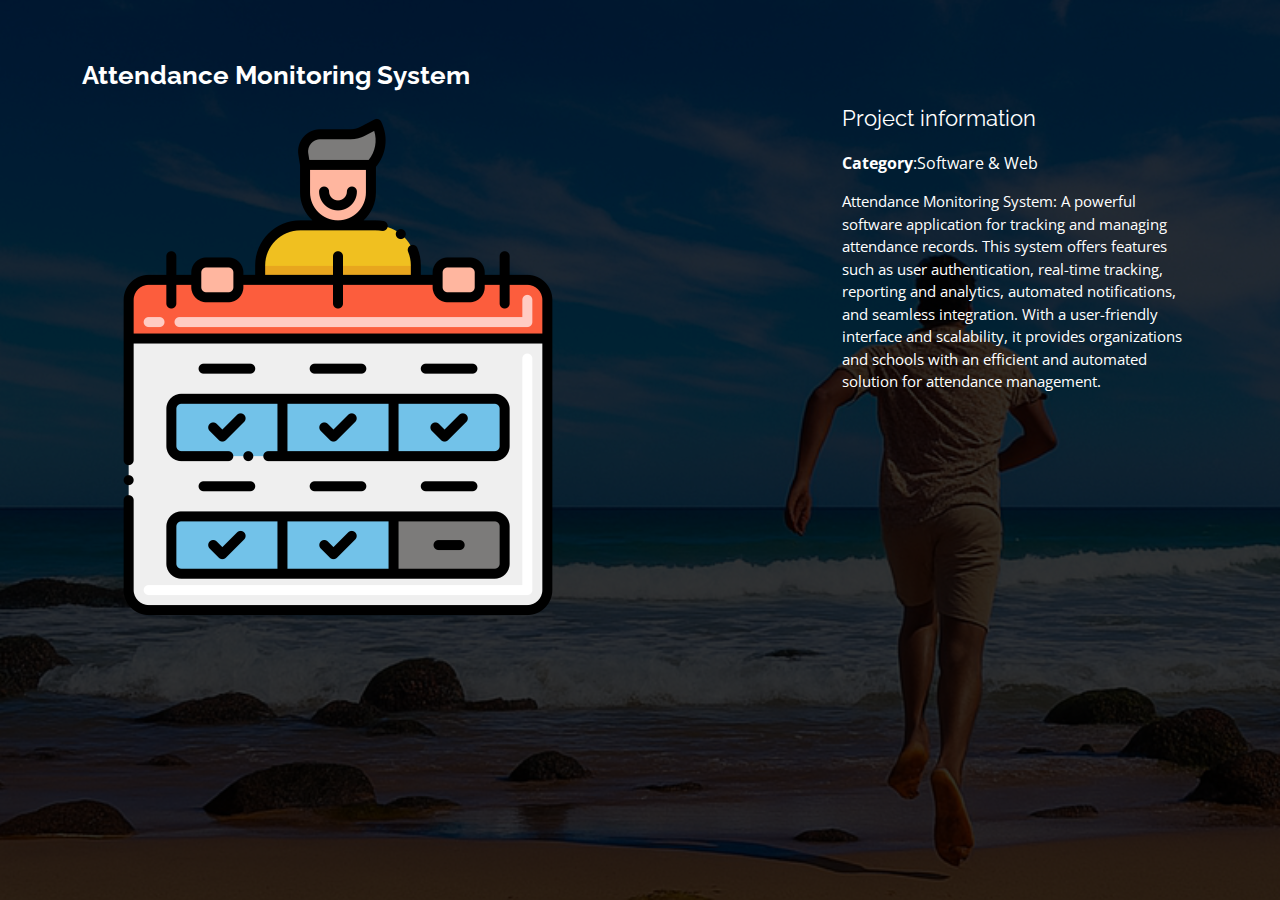
<file: templates/attendance.html>
<!DOCTYPE html>
<html lang="en">

<head>
  <meta charset="utf-8">
  <meta content="width=device-width, initial-scale=1.0" name="viewport">

  <title>Attnednance Monitoring Project's Page</title>
  <meta content="" name="description">
  <meta content="" name="keywords">
  <link href="../assets/img/favicon.png" rel="icon">
  <link href="../assets/img/apple-touch-icon.png" rel="apple-touch-icon">

  <link href="https://fonts.googleapis.com/css?family=Open+Sans:300,300i,400,400i,600,600i,700,700i|Raleway:300,300i,400,400i,500,500i,600,600i,700,700i|Poppins:300,300i,400,400i,500,500i,600,600i,700,700i" rel="stylesheet">

  <link href="../assets/vendor/bootstrap/css/bootstrap.min.css" rel="stylesheet">
  <link href="../assets/vendor/bootstrap-icons/bootstrap-icons.css" rel="stylesheet">
  <link href="../assets/vendor/boxicons/css/boxicons.min.css" rel="stylesheet">
  <link href="../assets/vendor/glightbox/css/glightbox.min.css" rel="stylesheet">
  <link href="../assets/vendor/remixicon/remixicon.css" rel="stylesheet">
  <link href="../assets/vendor/swiper/swiper-bundle.min.css" rel="stylesheet">

  <link href="../assets/css/style.css" rel="stylesheet">
</head>

<body>

  <main id="main">

    <div id="portfolio-details" class="portfolio-details">
      <div class="container">

        <div class="row">

          <div class="col-lg-8">
            <h2 class="portfolio-title">Attendance Monitoring System</h2>
                  <img src="../assets/img/portfolio/attendance.png" alt="image">
          </div>
          
          <div class="col-lg-4 portfolio-info">
            <h3>Project information</h3>
              <strong>Category</strong>:Software & Web
            <p>
                Attendance Monitoring System: A powerful software application for tracking and managing attendance records. 
                This system offers features such as user authentication, real-time tracking, reporting and analytics, automated notifications,
                and seamless integration. With a user-friendly interface and scalability, it provides organizations and schools with an efficient
                and automated solution for attendance management.
            </p>
          </div>

        </div>

      </div>
    </div>
  </main>
  <script src="../assets/vendor/purecounter/purecounter_vanilla.js"></script>
  <script src="../assets/vendor/bootstrap/js/bootstrap.bundle.min.js"></script>
  <script src="../assets/vendor/glightbox/js/glightbox.min.js"></script>
  <script src="../assets/vendor/isotope-layout/isotope.pkgd.min.js"></script>
  <script src="../assets/vendor/swiper/swiper-bundle.min.js"></script>
  <script src="../assets/vendor/waypoints/noframework.waypoints.js"></script>
  <script src="../assets/vendor/php-email-form/validate.js"></script>
  <script src="../assets/js/main.js"></script>

</body>

</html>
</file>
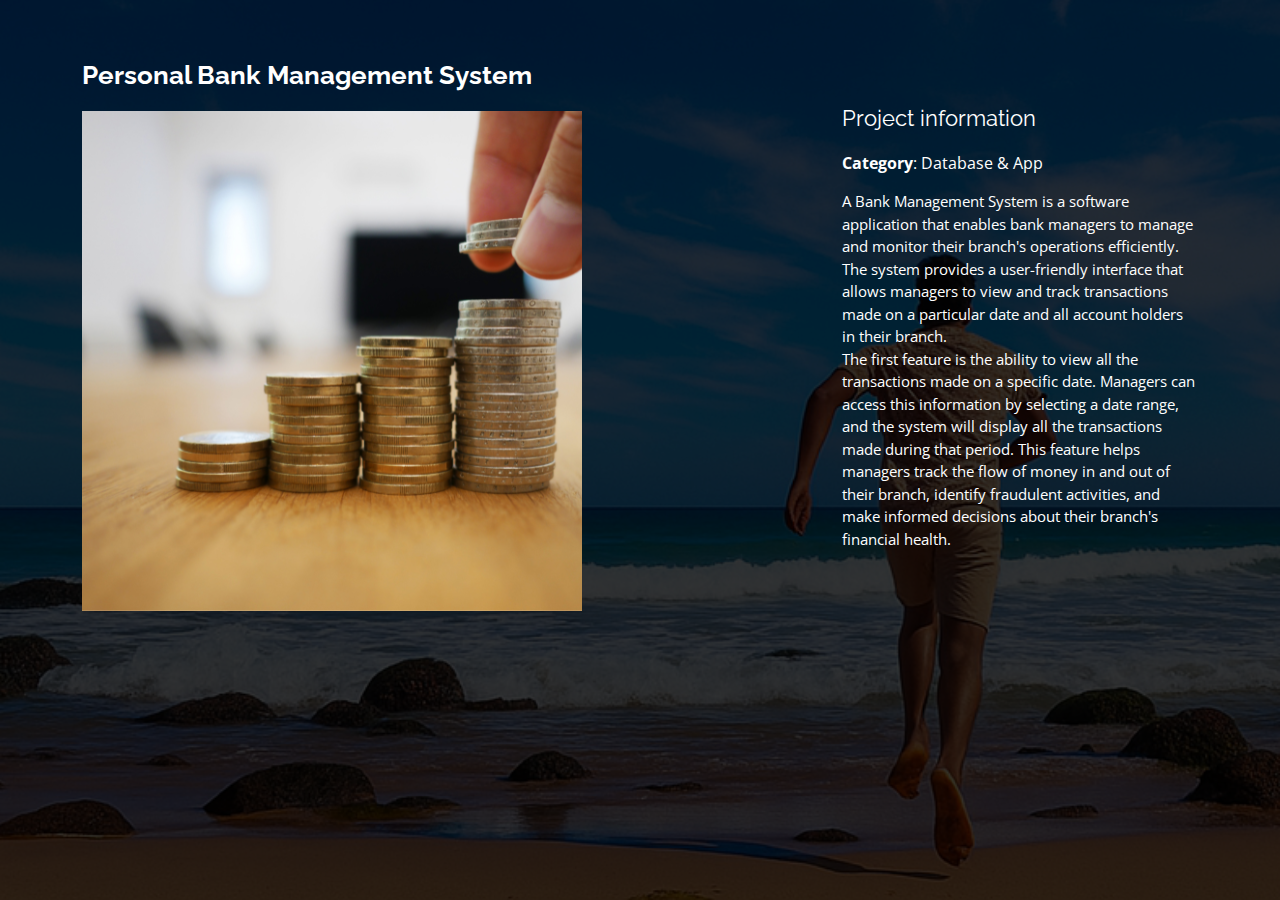
<file: templates/bank-project-details.html>
<!DOCTYPE html>
<html lang="en">

<head>
  <meta charset="utf-8">
  <meta content="width=device-width, initial-scale=1.0" name="viewport">

  <title>Bank Management Project's Page</title>
  <meta content="" name="description">
  <meta content="" name="keywords">
  <link href="../assets/img/favicon.png" rel="icon">
  <link href="../assets/img/apple-touch-icon.png" rel="apple-touch-icon">

  <link href="https://fonts.googleapis.com/css?family=Open+Sans:300,300i,400,400i,600,600i,700,700i|Raleway:300,300i,400,400i,500,500i,600,600i,700,700i|Poppins:300,300i,400,400i,500,500i,600,600i,700,700i" rel="stylesheet">

  <link href="../assets/vendor/bootstrap/css/bootstrap.min.css" rel="stylesheet">
  <link href="../assets/vendor/bootstrap-icons/bootstrap-icons.css" rel="stylesheet">
  <link href="../assets/vendor/boxicons/css/boxicons.min.css" rel="stylesheet">
  <link href="../assets/vendor/glightbox/css/glightbox.min.css" rel="stylesheet">
  <link href="../assets/vendor/remixicon/remixicon.css" rel="stylesheet">
  <link href="../assets/vendor/swiper/swiper-bundle.min.css" rel="stylesheet">

  <link href="../assets/css/style.css" rel="stylesheet">
</head>

<body>

  <main id="main">

    <div id="portfolio-details" class="portfolio-details">
      <div class="container">

        <div class="row">

          <div class="col-lg-8">
            <h2 class="portfolio-title">Personal Bank Management System</h2>
                  <img src="../assets/img/portfolio/bank.png" alt="">
          </div>
          
          <div class="col-lg-4 portfolio-info">
            <h3>Project information</h3>
            <!-- <ul> -->
              <strong>Category</strong>: Database & App
              <!-- <li><strong>Project URL</strong>:<a href="https://github.com/Sgvkamalakar/Bank-Management-System">Link</a></li> -->
            <!-- </ul> -->

            <p>
              A Bank Management System is a software application that enables bank managers to manage and monitor their branch's operations efficiently. The system provides a user-friendly interface that allows managers to view and track transactions made on a particular date and all account holders in their branch.<br />
               The first feature is the ability to view all the transactions made on a specific date. Managers can access this information by selecting a date range, and the system will display all the transactions made during that period. This feature helps managers track the flow of money in and out of their branch, identify fraudulent activities, and make informed decisions about their branch's financial health.
            </p>
          </div>

        </div>

      </div>
    </div>
  </main>
  <script src="../assets/vendor/purecounter/purecounter_vanilla.js"></script>
  <script src="../assets/vendor/bootstrap/js/bootstrap.bundle.min.js"></script>
  <script src="../assets/vendor/glightbox/js/glightbox.min.js"></script>
  <script src="../assets/vendor/isotope-layout/isotope.pkgd.min.js"></script>
  <script src="../assets/vendor/swiper/swiper-bundle.min.js"></script>
  <script src="../assets/vendor/waypoints/noframework.waypoints.js"></script>
  <script src="../assets/vendor/php-email-form/validate.js"></script>
  <script src="../assets/js/main.js"></script>

</body>

</html>
</file>
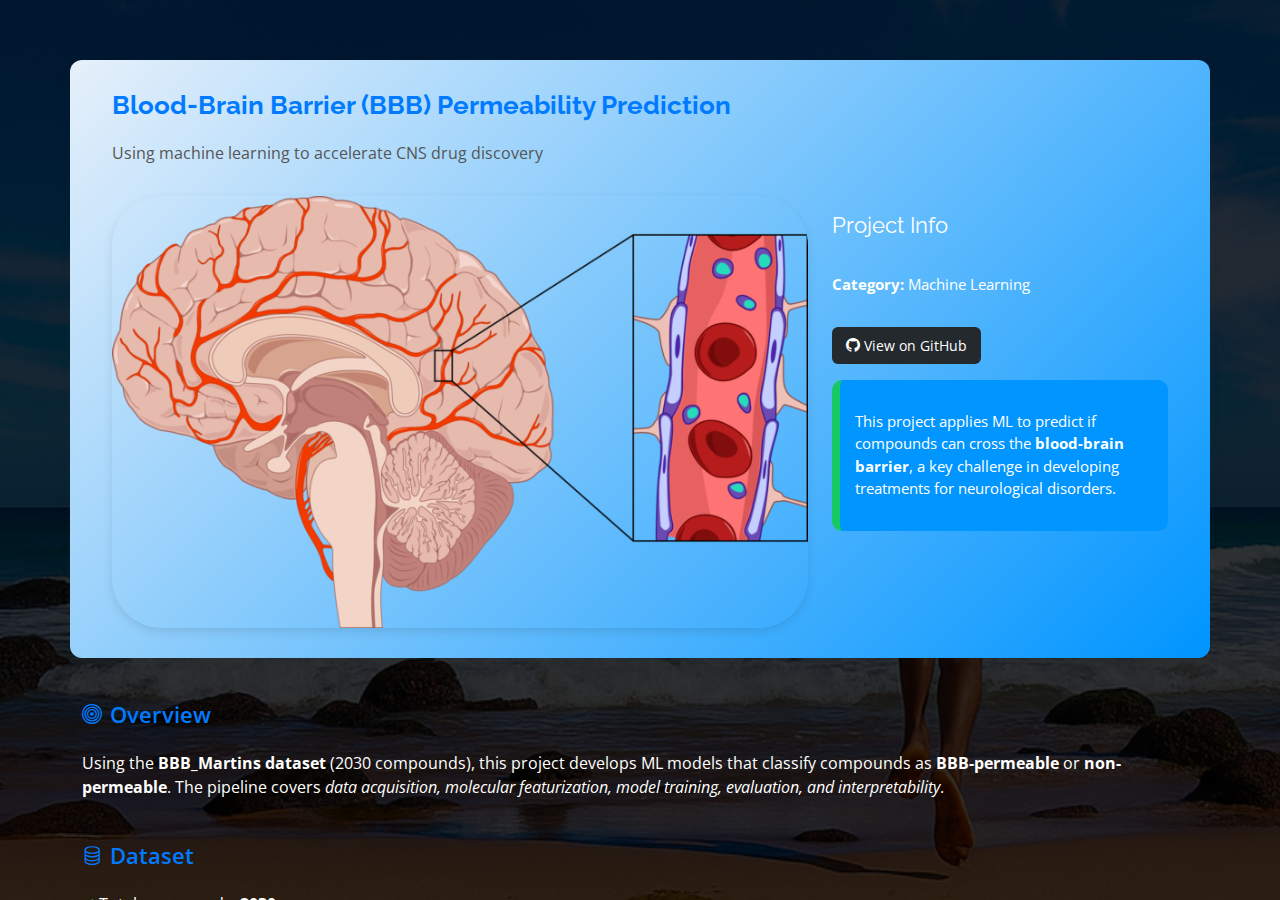
<file: templates/bbb-project-details.html>
<!DOCTYPE html>
<html lang="en">

<head>
    <meta charset="utf-8">
    <meta content="width=device-width, initial-scale=1.0" name="viewport">

    <title>BBB Prediction Project's Page</title>
    <meta content="Blood-Brain Barrier (BBB) Permeability Prediction using ML models" name="description">
    <meta content="Machine Learning, Drug Discovery, BBB, XGBoost, LightGBM, SHAP" name="keywords">

    <link href="../assets/img/favicon.png" rel="icon">
    <link href="../assets/img/apple-touch-icon.png" rel="apple-touch-icon">

    <link
        href="https://fonts.googleapis.com/css?family=Open+Sans:300,400,600,700|Raleway:300,400,500,600,700|Poppins:300,400,500,600,700"
        rel="stylesheet">

    <link href="../assets/vendor/bootstrap/css/bootstrap.min.css" rel="stylesheet">
    <link href="../assets/vendor/bootstrap-icons/bootstrap-icons.css" rel="stylesheet">
    <link href="../assets/vendor/boxicons/css/boxicons.min.css" rel="stylesheet">
    <link href="../assets/vendor/glightbox/css/glightbox.min.css" rel="stylesheet">
    <link href="../assets/vendor/remixicon/remixicon.css" rel="stylesheet">
    <link href="../assets/vendor/swiper/swiper-bundle.min.css" rel="stylesheet">

    <link href="../assets/css/style.css" rel="stylesheet">

    <style>
        body {
            background-color: #f9fafc;
        }

        .hero-section {
            background: linear-gradient(135deg, #e6f0fa, #0095ff);
            border-radius: 12px;
            padding: 30px;
            margin-bottom: 40px;
            box-shadow: 0 4px 12px rgba(88, 84, 84, 0.05);
        }

        .portfolio-title {
            font-size: 30px;
            font-weight: 700;
            color: #007bff;
        }

        .tagline {
            font-size: 16px;
            color: #555;
            margin-bottom: 15px;
        }

        .section-title {
            margin-top: 40px;
            margin-bottom: 20px;
            font-weight: 600;
            font-size: 22px;
            color: #007bff;
            display: flex;
            align-items: center;
        }

        .section-title i {
            color: #007bff;
            margin-right: 8px;
            font-size: 20px;
        }

        .highlight-box {
            background: #0095ff;
            border-left: 8px solid #17c964;
            /* teal accent */
            color: #fff;
            padding: 15px;
            margin-top: 15px;
            margin-bottom: 20px;
            border-radius: 10px;
            font-size: 15px;
        }

        .metric-card {
            background: linear-gradient(135deg, #007bff, #00c6ff);
            color: #fff;
            border-radius: 10px;
            padding: 25px;
            text-align: center;
            transition: transform 0.2s ease;
        }

        .metric-card:hover {
            transform: translateY(-5px);
        }

        .metric-card h4 {
            margin: 0;
            font-size: 26px;
            font-weight: bold;
        }

        .metric-card p {
            margin: 8px 0 0;
            font-size: 15px;
            opacity: 0.9;
        }

        ul {
            list-style: none;
            padding: 0;
        }

        ul li::before {
            content: "✔ ";
            color: #17c964;
            font-weight: bold;
        }

        img {
            border-radius: 10px;
            box-shadow: 0 4px 10px rgba(0, 0, 0, 0.1);
        }

        /* GitHub button style */
        .github-link {
            display: inline-block;
            background: #24292e;
            color: #fff;
            padding: 8px 14px;
            border-radius: 6px;
            font-size: 14px;
            text-decoration: none;
            transition: background 0.2s ease;
        }

        .github-link:hover {
            background: #444d56;
            text-decoration: none;
            color: #fff;
        }
    </style>
</head>

<body>

    <main id="main">

        <div id="portfolio-details" class="portfolio-details">
            <div class="container">

                <!-- Hero Section -->
                <div class="hero-section row align-items-center">
                    <div class="col-lg-8">
                        <h2 class="portfolio-title">Blood-Brain Barrier (BBB) Permeability Prediction</h2>
                        <p class="tagline">Using machine learning to accelerate CNS drug discovery</p>
                        <img src="../assets/img/portfolio/bbb.png" alt="BBB Project Image" class="img-fluid mt-3">
                    </div>
                    <div class="col-lg-4 portfolio-info">
                        <h3>Project Info</h3>
                        <p><b>Category:</b> Machine Learning</p>
                        <p><a href="https://github.com/Jaycobson/outreachy-contributions" target="_blank"
                                class="github-link"><i class="bi bi-github"></i> View on GitHub</a></p>
                        <div class="highlight-box">
                            <p>This project applies ML to predict if compounds can cross the <b>blood-brain barrier</b>,
                                a key challenge in developing treatments for neurological disorders.</p>
                        </div>
                    </div>
                </div>

                <!-- Overview -->
                <div class="section-title"><i class="bi bi-bullseye"></i> Overview</div>
                <p>Using the <b>BBB_Martins dataset</b> (2030 compounds), this project develops ML models that classify
                    compounds as <b>BBB-permeable</b> or <b>non-permeable</b>. The pipeline covers <i>data acquisition,
                        molecular featurization, model training, evaluation, and interpretability</i>.</p>

                <!-- Dataset -->
                <div class="section-title"><i class="bi bi-database"></i> Dataset</div>
                <ul>
                    <li>Total compounds: <b>2030</b></li>
                    <li>Permeable: <b>1551 (76.4%)</b></li>
                    <li>Non-permeable: <b>479 (23.6%)</b></li>
                    <li>Source: <a href="https://tdcommons.ai" target="_blank">TDC</a></li>
                </ul>

                <!-- Methods -->
                <div class="section-title"><i class="bi bi-gear"></i> Methods</div>
                <p>Two molecular featurizers were explored:</p>
                <ul>
                    <li><b>Uni-Mol (SE(3) Transformer)</b> – 3D structure embeddings</li>
                    <li><b>DrugTax</b> – taxonomy-based binary molecular features</li>
                </ul>
                <p>Models implemented: <b>XGBoost, LightGBM, Logistic Regression</b>.</p>

                <!-- Results -->
                <div class="section-title"><i class="bi bi-bar-chart-line"></i> Results</div>
                <div class="row text-center">
                    <div class="col-md-4">
                        <div class="metric-card">
                            <h4>85.7%</h4>
                            <p>Best Accuracy</p>
                        </div>
                    </div>
                    <div class="col-md-4">
                        <div class="metric-card">
                            <h4>0.91</h4>
                            <p>Best F1 Score</p>
                        </div>
                    </div>
                    <div class="col-md-4">
                        <div class="metric-card">
                            <h4>XGBoost / LGBM</h4>
                            <p>Top Models</p>
                        </div>
                    </div>
                </div>

                <!-- Conclusion -->
                <div class="section-title"><i class="bi bi-lightbulb"></i> Conclusion</div>
                <p>This project shows that combining feature-rich molecular featurizers with gradient boosting models
                    yields accurate predictions of BBB permeability. These insights can accelerate <b>CNS drug
                        design</b>, support <b>neurotoxicity screening</b>, and enable <b>drug repurposing</b>.</p>

            </div>
        </div>
    </main>

    <!-- Vendor JS Files -->
    <script src="../assets/vendor/purecounter/purecounter_vanilla.js"></script>
    <script src="../assets/vendor/bootstrap/js/bootstrap.bundle.min.js"></script>
    <script src="../assets/vendor/glightbox/js/glightbox.min.js"></script>
    <script src="../assets/vendor/isotope-layout/isotope.pkgd.min.js"></script>
    <script src="../assets/vendor/swiper/swiper-bundle.min.js"></script>
    <script src="../assets/vendor/waypoints/noframework.waypoints.js"></script>
    <script src="../assets/vendor/php-email-form/validate.js"></script>
    <script src="../assets/js/main.js"></script>

</body>

</html>
</file>
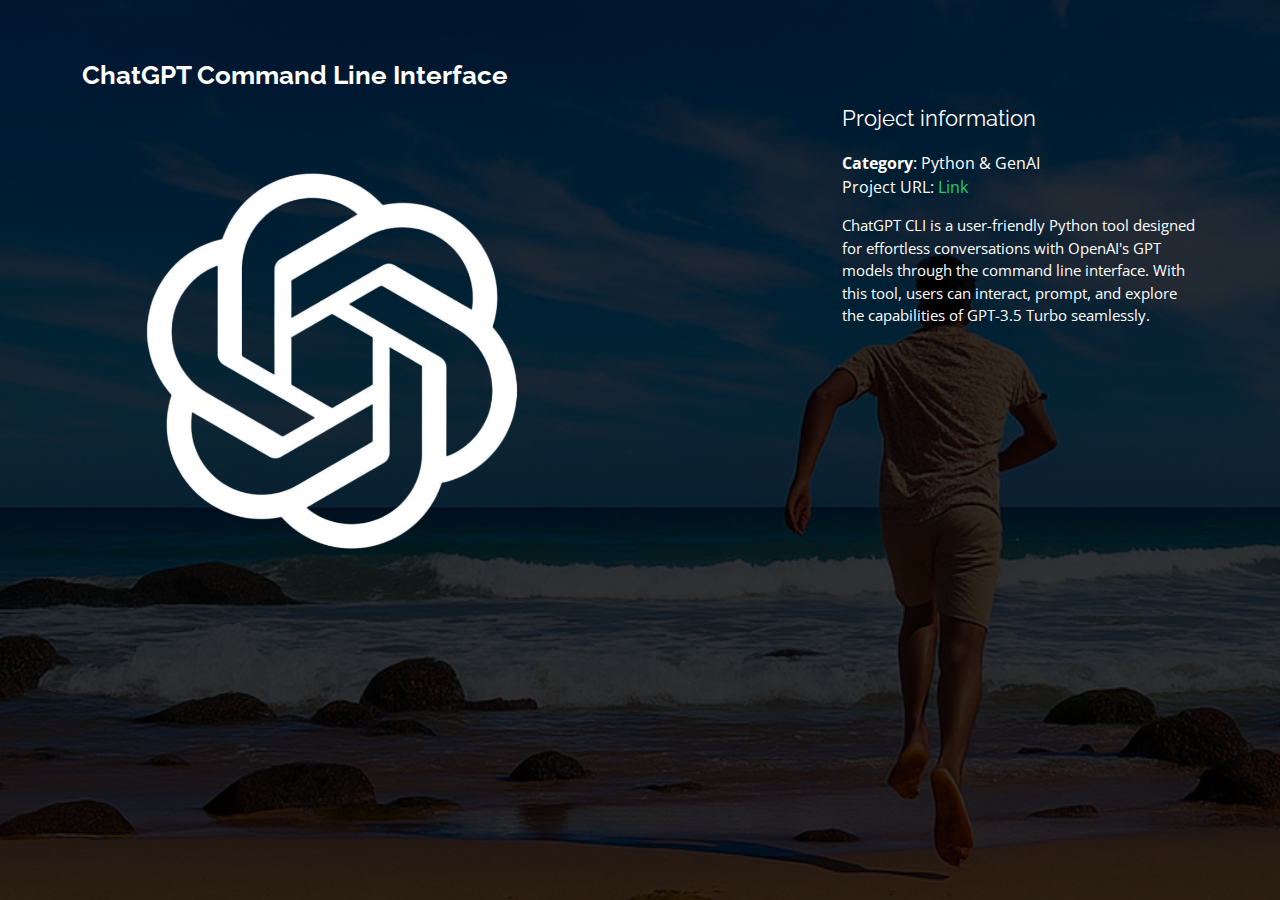
<file: templates/chatcli.html>
<!DOCTYPE html>
<html lang="en">

<head>
  <meta charset="utf-8">
  <meta content="width=device-width, initial-scale=1.0" name="viewport">

  <title>Emoji Browser Project's Page</title>
  <meta content="" name="description">
  <meta content="" name="keywords">
  <link href="../assets/img/favicon.png" rel="icon">
  <link href="../assets/img/apple-touch-icon.png" rel="apple-touch-icon">

  <link href="https://fonts.googleapis.com/css?family=Open+Sans:300,300i,400,400i,600,600i,700,700i|Raleway:300,300i,400,400i,500,500i,600,600i,700,700i|Poppins:300,300i,400,400i,500,500i,600,600i,700,700i" rel="stylesheet">

  <link href="../assets/vendor/bootstrap/css/bootstrap.min.css" rel="stylesheet">
  <link href="../assets/vendor/bootstrap-icons/bootstrap-icons.css" rel="stylesheet">
  <link href="../assets/vendor/boxicons/css/boxicons.min.css" rel="stylesheet">
  <link href="../assets/vendor/glightbox/css/glightbox.min.css" rel="stylesheet">
  <link href="../assets/vendor/remixicon/remixicon.css" rel="stylesheet">
  <link href="../assets/vendor/swiper/swiper-bundle.min.css" rel="stylesheet">

  <link href="../assets/css/style.css" rel="stylesheet">
</head>

<body>

  <main id="main">

    <div id="portfolio-details" class="portfolio-details">
      <div class="container">

        <div class="row">

          <div class="col-lg-8">
            <h2 class="portfolio-title">ChatGPT Command Line Interface</h2>
                  <img src="../assets/img/portfolio/chatgptlogo.png" style="width:500px;height:500px;" alt="">
          </div>
          
          <div class="col-lg-4 portfolio-info">
            <h3>Project information</h3>
              <strong>Category</strong>: Python & GenAI<br>
              Project URL: <a href="https://github.com/Sgvkamalakar/ChatGPT_CLI" target="_blank">Link</a><br>
            <p>
                ChatGPT CLI is a user-friendly Python tool designed for effortless conversations with OpenAI's GPT models through the command line interface.
                With this tool, users can interact, prompt, and explore the capabilities of GPT-3.5 Turbo seamlessly.
            </p>
          </div>

        </div>

      </div>
    </div>
  </main>
  <script src="../assets/vendor/purecounter/purecounter_vanilla.js"></script>
  <script src="../assets/vendor/bootstrap/js/bootstrap.bundle.min.js"></script>
  <script src="../assets/vendor/glightbox/js/glightbox.min.js"></script>
  <script src="../assets/vendor/isotope-layout/isotope.pkgd.min.js"></script>
  <script src="../assets/vendor/swiper/swiper-bundle.min.js"></script>
  <script src="../assets/vendor/waypoints/noframework.waypoints.js"></script>
  <script src="../assets/vendor/php-email-form/validate.js"></script>
  <script src="../assets/js/main.js"></script>

</body>

</html>
</file>
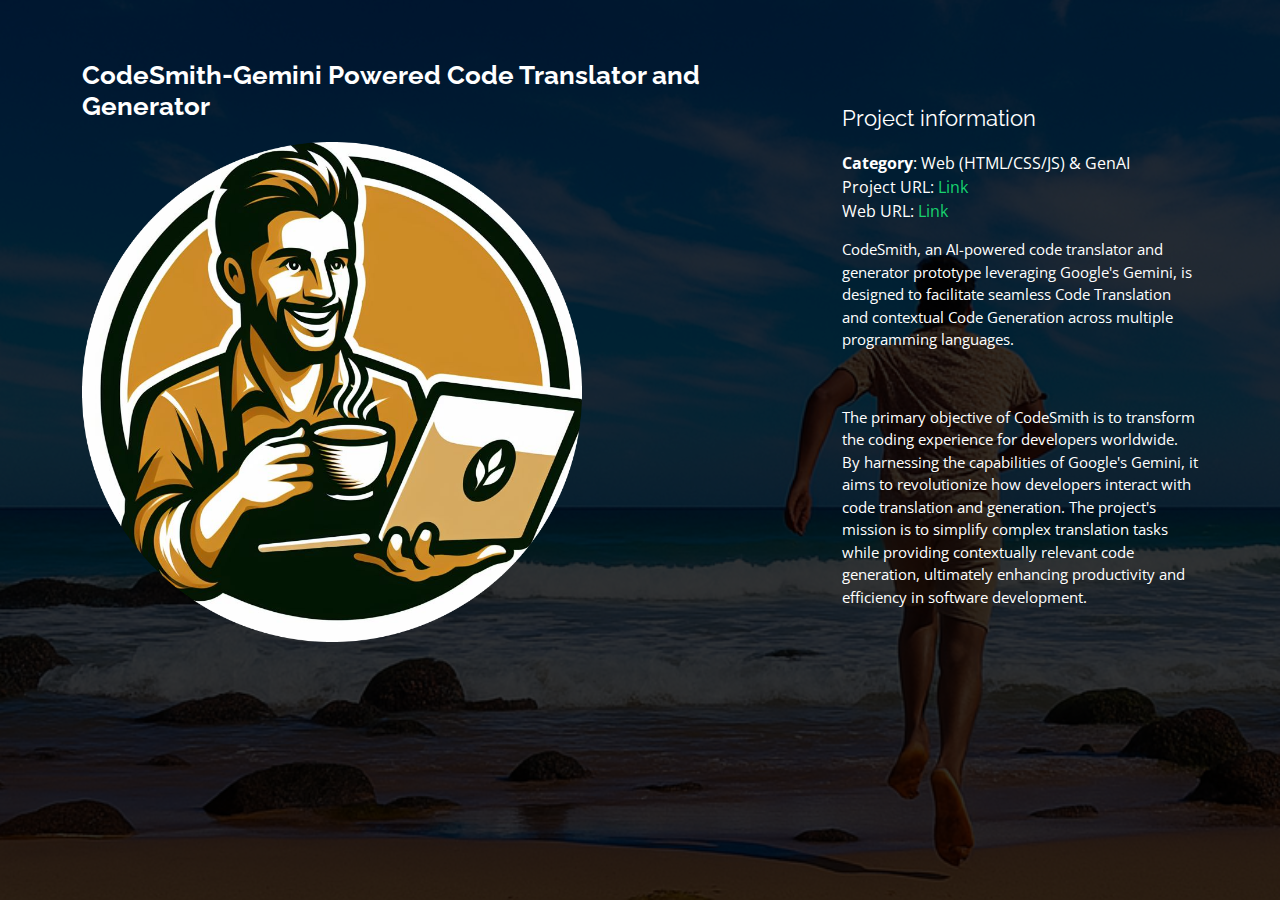
<file: templates/codesmith.html>
<!DOCTYPE html>
<html lang="en">

<head>
  <meta charset="utf-8">
  <meta content="width=device-width, initial-scale=1.0" name="viewport">

  <title>Emoji Browser Project's Page</title>
  <meta content="" name="description">
  <meta content="" name="keywords">
  <link href="../assets/img/favicon.png" rel="icon">
  <link href="../assets/img/apple-touch-icon.png" rel="apple-touch-icon">

  <link href="https://fonts.googleapis.com/css?family=Open+Sans:300,300i,400,400i,600,600i,700,700i|Raleway:300,300i,400,400i,500,500i,600,600i,700,700i|Poppins:300,300i,400,400i,500,500i,600,600i,700,700i" rel="stylesheet">

  <link href="../assets/vendor/bootstrap/css/bootstrap.min.css" rel="stylesheet">
  <link href="../assets/vendor/bootstrap-icons/bootstrap-icons.css" rel="stylesheet">
  <link href="../assets/vendor/boxicons/css/boxicons.min.css" rel="stylesheet">
  <link href="../assets/vendor/glightbox/css/glightbox.min.css" rel="stylesheet">
  <link href="../assets/vendor/remixicon/remixicon.css" rel="stylesheet">
  <link href="../assets/vendor/swiper/swiper-bundle.min.css" rel="stylesheet">

  <link href="../assets/css/style.css" rel="stylesheet">
</head>

<body>

  <main id="main">

    <div id="portfolio-details" class="portfolio-details">
      <div class="container">

        <div class="row">

          <div class="col-lg-8">
            <h2 class="portfolio-title">CodeSmith-Gemini Powered Code Translator and Generator</h2>
                  <img src="../assets/img/portfolio/codesmith.png" style="height:500px; width:500px;" alt="">
          </div>
          
          <div class="col-lg-4 portfolio-info">
            <h3>Project information</h3>
              <strong>Category</strong>: Web (HTML/CSS/JS) & GenAI<br>
              Project URL: <a href="https://github.com/Sgvkamalakar/CodeSmith" target="_blank">Link</a><br>
              Web URL: <a href="https://code-smith.vercel.app/" target="_blank">Link</a><br>
            <p>CodeSmith, an AI-powered code translator and generator prototype leveraging Google's Gemini,
            is designed to facilitate seamless Code Translation and contextual Code Generation across multiple programming languages.</p><br>
            <p>The primary objective of CodeSmith is to transform the coding experience for developers worldwide. By harnessing the capabilities of Google's Gemini,
            it aims to revolutionize how developers interact with code translation and generation. The project's mission is to simplify complex translation tasks while providing contextually relevant code generation, ultimately enhancing productivity and efficiency in software development.</p>
          </div>

        </div>

      </div>
    </div>
  </main>
  <script src="../assets/vendor/purecounter/purecounter_vanilla.js"></script>
  <script src="../assets/vendor/bootstrap/js/bootstrap.bundle.min.js"></script>
  <script src="../assets/vendor/glightbox/js/glightbox.min.js"></script>
  <script src="../assets/vendor/isotope-layout/isotope.pkgd.min.js"></script>
  <script src="../assets/vendor/swiper/swiper-bundle.min.js"></script>
  <script src="../assets/vendor/waypoints/noframework.waypoints.js"></script>
  <script src="../assets/vendor/php-email-form/validate.js"></script>
  <script src="../assets/js/main.js"></script>

</body>

</html>
</file>
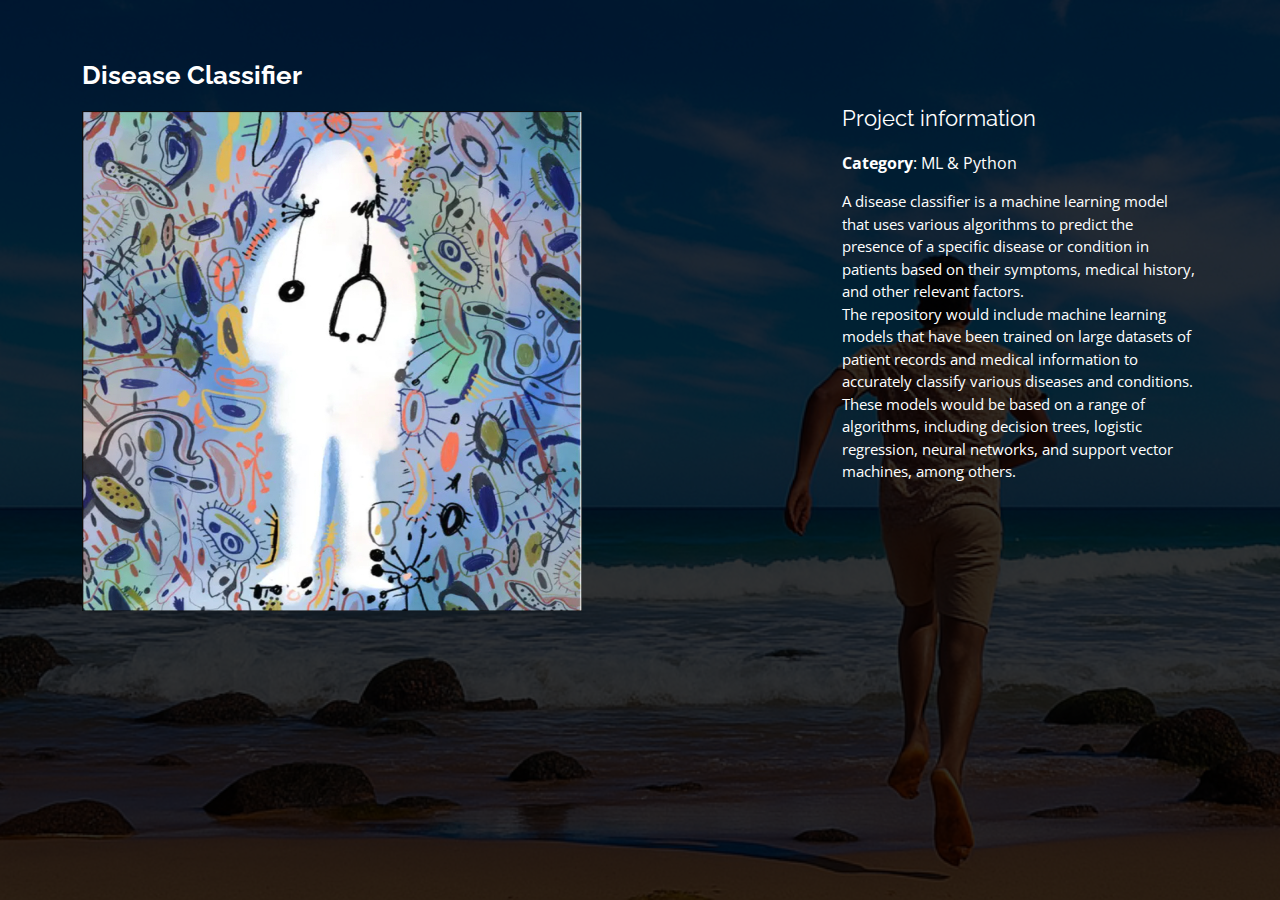
<file: templates/disease-classifier.html>
<!DOCTYPE html>
<html lang="en">

<head>
  <meta charset="utf-8">
  <meta content="width=device-width, initial-scale=1.0" name="viewport">

  <title>Disease Classifier Project's Page</title>
  <meta content="" name="description">
  <meta content="" name="keywords">
  <link href="../assets/img/favicon.png" rel="icon">
  <link href="../assets/img/apple-touch-icon.png" rel="apple-touch-icon">

  <link href="https://fonts.googleapis.com/css?family=Open+Sans:300,300i,400,400i,600,600i,700,700i|Raleway:300,300i,400,400i,500,500i,600,600i,700,700i|Poppins:300,300i,400,400i,500,500i,600,600i,700,700i" rel="stylesheet">

  <link href="../assets/vendor/bootstrap/css/bootstrap.min.css" rel="stylesheet">
  <link href="../assets/vendor/bootstrap-icons/bootstrap-icons.css" rel="stylesheet">
  <link href="../assets/vendor/boxicons/css/boxicons.min.css" rel="stylesheet">
  <link href="../assets/vendor/glightbox/css/glightbox.min.css" rel="stylesheet">
  <link href="../assets/vendor/remixicon/remixicon.css" rel="stylesheet">
  <link href="../assets/vendor/swiper/swiper-bundle.min.css" rel="stylesheet">

  <link href="../assets/css/style.css" rel="stylesheet">
</head>

<body>

  <main id="main">

    <div id="portfolio-details" class="portfolio-details">
      <div class="container">

        <div class="row">

          <div class="col-lg-8">
            <h2 class="portfolio-title">Disease Classifier</h2>
                  <img src="../assets/img/portfolio/Disease classifier.jpg">
          </div>
          
          <div class="col-lg-4 portfolio-info">
            <h3>Project information</h3>
          
              <strong>Category</strong>: ML & Python
             

            <p>
                A disease classifier is a machine learning model that uses various algorithms to predict the presence of a specific disease or condition in patients based on their symptoms, medical history, and other relevant factors.<br/>
                The repository would include machine learning models that have been trained on large datasets of patient records and medical information to accurately classify various diseases and conditions. These models would be based on a range of algorithms, including decision trees, logistic regression, neural networks, and support vector machines, among others.
             </p>
          </div>

        </div>

      </div>
    </div>
  </main>
  <script src="../assets/vendor/purecounter/purecounter_vanilla.js"></script>
  <script src="../assets/vendor/bootstrap/js/bootstrap.bundle.min.js"></script>
  <script src="../assets/vendor/glightbox/js/glightbox.min.js"></script>
  <script src="../assets/vendor/isotope-layout/isotope.pkgd.min.js"></script>
  <script src="../assets/vendor/swiper/swiper-bundle.min.js"></script>
  <script src="../assets/vendor/waypoints/noframework.waypoints.js"></script>
  <script src="../assets/vendor/php-email-form/validate.js"></script>
  <script src="../assets/js/main.js"></script>

</body>

</html>
</file>
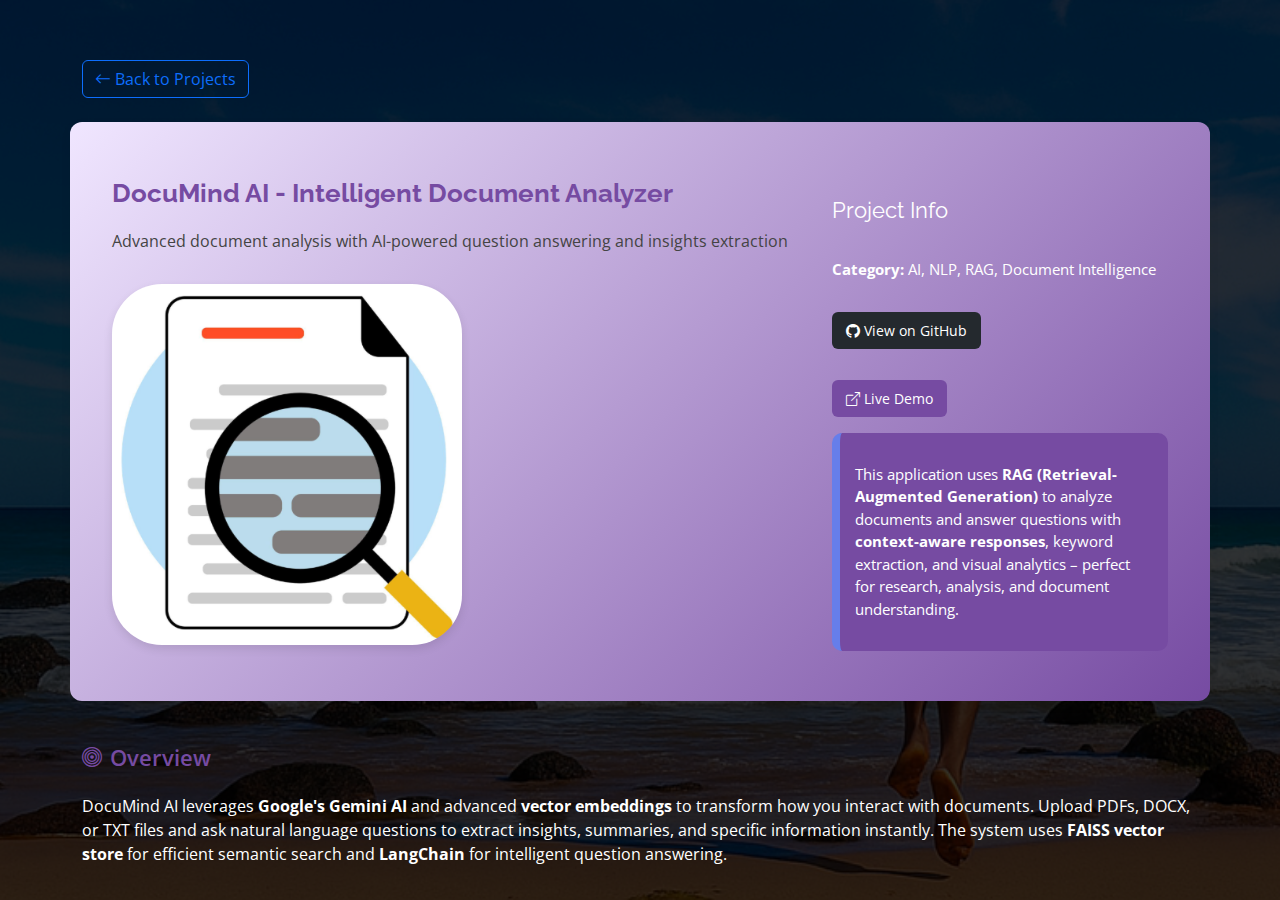
<file: templates/document_analyzer.html>
<!DOCTYPE html>
<html lang="en">

<head>
    <meta charset="utf-8">
    <meta content="width=device-width, initial-scale=1.0" name="viewport">

    <title>DocuMind AI Analyzer Project's Page</title>
    <meta content="DocuMind AI - Intelligent document analysis and question answering system" name="description">
    <meta content="Document Analyzer, AI, Gemini, Streamlit, NLP, RAG, Vector Store" name="keywords">

    <link href="../assets/img/favicon.png" rel="icon">
    <link href="../assets/img/apple-touch-icon.png" rel="apple-touch-icon">

    <link
        href="https://fonts.googleapis.com/css?family=Open+Sans:300,400,600,700|Raleway:300,400,500,600,700|Poppins:300,400,500,600,700"
        rel="stylesheet">

    <link href="../assets/vendor/bootstrap/css/bootstrap.min.css" rel="stylesheet">
    <link href="../assets/vendor/bootstrap-icons/bootstrap-icons.css" rel="stylesheet">
    <link href="../assets/vendor/boxicons/css/boxicons.min.css" rel="stylesheet">
    <link href="../assets/vendor/glightbox/css/glightbox.min.css" rel="stylesheet">
    <link href="../assets/vendor/remixicon/remixicon.css" rel="stylesheet">
    <link href="../assets/vendor/swiper/swiper-bundle.min.css" rel="stylesheet">

    <link href="../assets/css/style.css" rel="stylesheet">

    <style>
        body {
            background-color: #f9fafc;
        }

        .hero-section {
            background: linear-gradient(135deg, #f0e6ff, #764ba2);
            border-radius: 12px;
            padding: 30px;
            margin-bottom: 40px;
            box-shadow: 0 4px 12px rgba(0, 0, 0, 0.05);
        }

        .portfolio-title {
            font-size: 30px;
            font-weight: 700;
            color: #764ba2;
        }

        .tagline {
            font-size: 16px;
            color: #444;
            margin-bottom: 15px;
        }

        .section-title {
            margin-top: 40px;
            margin-bottom: 20px;
            font-weight: 600;
            font-size: 22px;
            color: #764ba2;
            display: flex;
            align-items: center;
        }

        .section-title i {
            color: #764ba2;
            margin-right: 8px;
            font-size: 20px;
        }

        .highlight-box {
            background: #764ba2;
            border-left: 8px solid #667eea;
            color: #fff;
            padding: 15px;
            margin-top: 15px;
            margin-bottom: 20px;
            border-radius: 10px;
            font-size: 15px;
        }

        .metric-card {
            background: linear-gradient(135deg, #764ba2, #667eea);
            color: #fff;
            border-radius: 10px;
            padding: 25px;
            text-align: center;
            transition: transform 0.2s ease;
        }

        .metric-card:hover {
            transform: translateY(-5px);
        }

        .metric-card h4 {
            margin: 0;
            font-size: 26px;
            font-weight: bold;
        }

        .metric-card p {
            margin: 8px 0 0;
            font-size: 15px;
            opacity: 0.9;
        }

        ul {
            list-style: none;
            padding: 0;
        }

        ul li::before {
            content: "✔ ";
            color: #667eea;
            font-weight: bold;
        }

        img {
            border-radius: 10px;
            box-shadow: 0 4px 10px rgba(0, 0, 0, 0.1);
        }

        /* GitHub button style */
        .github-link {
            display: inline-block;
            background: #24292e;
            color: #fff;
            padding: 8px 14px;
            border-radius: 6px;
            font-size: 14px;
            text-decoration: none;
            transition: background 0.2s ease;
        }

        .github-link:hover {
            background: #444d56;
            text-decoration: none;
            color: #fff;
        }

        .tech-badge {
            display: inline-block;
            background: linear-gradient(45deg, #667eea, #764ba2);
            color: white;
            padding: 0.4rem 0.8rem;
            margin: 0.25rem;
            border-radius: 20px;
            font-size: 0.85rem;
            font-weight: 500;
        }
    </style>
</head>

<body>

    <main id="main">
        <div id="portfolio-details" class="portfolio-details">
            <div class="container">

                <div class="mb-4">
                    <a href="../index.html#projects" class="btn btn-outline-primary">
                        <i class="bi bi-arrow-left"></i> Back to Projects
                    </a>
                </div>


                <!-- Hero Section -->
                <div class="hero-section row align-items-center">
                    <div class="col-lg-8">
                        <h2 class="portfolio-title">DocuMind AI - Intelligent Document Analyzer</h2>
                        <p class="tagline">Advanced document analysis with AI-powered question answering and insights
                            extraction</p>
                        <img src="../assets/img/portfolio/document.png" alt="Document Analyzer Image"
                            class="img-fluid mt-3" width="350" , height="250">
                    </div>
                    <div class="col-lg-4 portfolio-info">
                        <h3>Project Info</h3>
                        <p><b>Category:</b> AI, NLP, RAG, Document Intelligence</p>
                        <p><a href="https://github.com/Jaycobson/documind-ai" target="_blank" class="github-link"><i
                                    class="bi bi-github"></i> View on GitHub</a></p>
                        <p><a href="https://documind-ai.streamlit.app/" target="_blank" class="github-link"
                                style="background:#764ba2;"><i class="bi bi-box-arrow-up-right"></i> Live Demo</a></p>
                        <div class="highlight-box">
                            <p>This application uses <b>RAG (Retrieval-Augmented Generation)</b> to analyze documents
                                and answer questions with <b>context-aware responses</b>, keyword extraction, and visual
                                analytics – perfect for research, analysis, and document understanding.</p>
                        </div>
                    </div>
                </div>

                <!-- Overview -->
                <div class="section-title"><i class="bi bi-bullseye"></i> Overview</div>
                <p>
                    DocuMind AI leverages <b>Google's Gemini AI</b> and advanced <b>vector embeddings</b> to transform
                    how you interact with documents.
                    Upload PDFs, DOCX, or TXT files and ask natural language questions to extract insights, summaries,
                    and specific information instantly.
                    The system uses <b>FAISS vector store</b> for efficient semantic search and <b>LangChain</b> for
                    intelligent question answering.
                </p>

                <!-- Features -->
                <div class="section-title"><i class="bi bi-stars"></i> Key Features</div>
                <ul>
                    <li>Support for <b>multiple file formats</b> (PDF, DOCX, TXT)</li>
                    <li><b>Intelligent chunking</b> with recursive text splitting</li>
                    <li><b>Vector embeddings</b> using Google's text-embedding-004 model</li>
                    <li><b>Semantic search</b> powered by FAISS vector store</li>
                    <li><b>Keyword extraction</b> with frequency analysis</li>
                    <li><b>Word cloud visualization</b> for document insights</li>
                    <li><b>Context-aware Q&A</b> using Gemini 2.5 Pro</li>
                    <li><b>Document statistics</b> and analytics dashboard</li>
                    <li><b>Real-time processing</b> with progress tracking</li>
                </ul>

                <!-- Technology Stack -->
                <div class="section-title"><i class="bi bi-code-square"></i> Technology Stack</div>
                <div style="margin-bottom: 20px;">
                    <span class="tech-badge">Python</span>
                    <span class="tech-badge">Streamlit</span>
                    <span class="tech-badge">LangChain</span>
                    <span class="tech-badge">Google Gemini AI</span>
                    <span class="tech-badge">FAISS</span>
                    <span class="tech-badge">PyPDF2</span>
                    <span class="tech-badge">python-docx</span>
                    <span class="tech-badge">WordCloud</span>
                    <span class="tech-badge">Plotly</span>
                    <span class="tech-badge">Matplotlib</span>
                </div>

                <!-- How it Works -->
                <div class="section-title"><i class="bi bi-gear"></i> How it Works</div>
                <ol>
                    <li><b>Document Upload:</b> Upload one or multiple documents (PDF, DOCX, or TXT files)</li>
                    <li><b>Text Extraction:</b> System extracts and processes text from all uploaded files</li>
                    <li><b>Intelligent Chunking:</b> Text is split into optimal chunks with overlap for context
                        preservation</li>
                    <li><b>Vector Embedding:</b> Creates semantic embeddings using Google's text-embedding-004 model
                    </li>
                    <li><b>Vector Store Creation:</b> Stores embeddings in FAISS for fast similarity search</li>
                    <li><b>Analysis:</b> Extracts keywords, generates statistics, and creates visualizations</li>
                    <li><b>Question Answering:</b> Ask questions and get AI-powered answers based on document context
                    </li>
                    <li><b>Semantic Search:</b> Retrieves most relevant document sections for each query</li>
                </ol>

                <!-- Technical Implementation -->
                <div class="section-title"><i class="bi bi-cpu"></i> Technical Implementation</div>
                <p>
                    The system implements a sophisticated <b>RAG (Retrieval-Augmented Generation)</b> pipeline:
                </p>
                <ul>
                    <li><b>Document Processing:</b> Multi-format support with specialized extractors for PDF, DOCX, and
                        TXT</li>
                    <li><b>Text Chunking:</b> RecursiveCharacterTextSplitter with 1500 token chunks and 200 token
                        overlap</li>
                    <li><b>Embeddings:</b> Google's text-embedding-004 model for high-quality semantic representations
                    </li>
                    <li><b>Vector Store:</b> FAISS for efficient similarity search with persistent storage</li>
                    <li><b>LLM Chain:</b> Custom prompt template with Gemini 2.5 Pro for accurate responses</li>
                    <li><b>NLP Analytics:</b> Custom keyword extraction with stop word filtering and frequency analysis
                    </li>
                    <li><b>Visualization:</b> Word clouds and interactive charts for document insights</li>
                </ul>

                <!-- Results -->
                <div class="section-title"><i class="bi bi-bar-chart-line"></i> Capabilities</div>
                <div class="row text-center">
                    <div class="col-md-3">
                        <div class="metric-card">
                            <h4>Multi-Format</h4>
                            <p>PDF, DOCX, TXT Support</p>
                        </div>
                    </div>
                    <div class="col-md-3">
                        <div class="metric-card">
                            <h4>Smart Search</h4>
                            <p>Vector-Based Retrieval</p>
                        </div>
                    </div>
                    <div class="col-md-3">
                        <div class="metric-card">
                            <h4>AI-Powered</h4>
                            <p>Gemini 2.5 Pro Model</p>
                        </div>
                    </div>
                    <div class="col-md-3">
                        <div class="metric-card">
                            <h4>Real-Time</h4>
                            <p>Instant Analysis & Insights</p>
                        </div>
                    </div>
                </div>

                <!-- Use Cases -->
                <div class="section-title"><i class="bi bi-lightbulb"></i> Use Cases</div>
                <ul>
                    <li><b>Research:</b> Quickly extract information from academic papers and research documents</li>
                    <li><b>Legal:</b> Analyze contracts, agreements, and legal documents with Q&A</li>
                    <li><b>Business:</b> Process reports, proposals, and business documents efficiently</li>
                    <li><b>Education:</b> Study materials, textbooks, and course documents with interactive learning
                    </li>
                    <li><b>Content Analysis:</b> Extract insights and keywords from large document collections</li>
                    <li><b>Knowledge Management:</b> Build searchable knowledge bases from document repositories</li>
                </ul>

                <!-- Conclusion -->
                <div class="section-title"><i class="bi bi-check-circle"></i> Conclusion</div>
                <p>
                    DocuMind AI represents the cutting edge of <b>document intelligence</b>, combining advanced NLP,
                    vector embeddings,
                    and generative AI to create a powerful document analysis platform. By leveraging <b>RAG
                        architecture</b>,
                    the system provides accurate, context-aware responses while maintaining efficiency and scalability.
                    Whether for research, business analysis, or knowledge extraction, DocuMind AI transforms static
                    documents
                    into interactive, queryable knowledge bases.
                </p>

            </div>
        </div>
    </main>

    <!-- Vendor JS Files -->
    <script src="../assets/vendor/purecounter/purecounter_vanilla.js"></script>
    <script src="../assets/vendor/bootstrap/js/bootstrap.bundle.min.js"></script>
    <script src="../assets/vendor/glightbox/js/glightbox.min.js"></script>
    <script src="../assets/vendor/isotope-layout/isotope.pkgd.min.js"></script>
    <script src="../assets/vendor/swiper/swiper-bundle.min.js"></script>
    <script src="../assets/vendor/waypoints/noframework.waypoints.js"></script>
    <script src="../assets/vendor/php-email-form/validate.js"></script>
    <script src="../assets/js/main.js"></script>

</body>

</html>
</file>
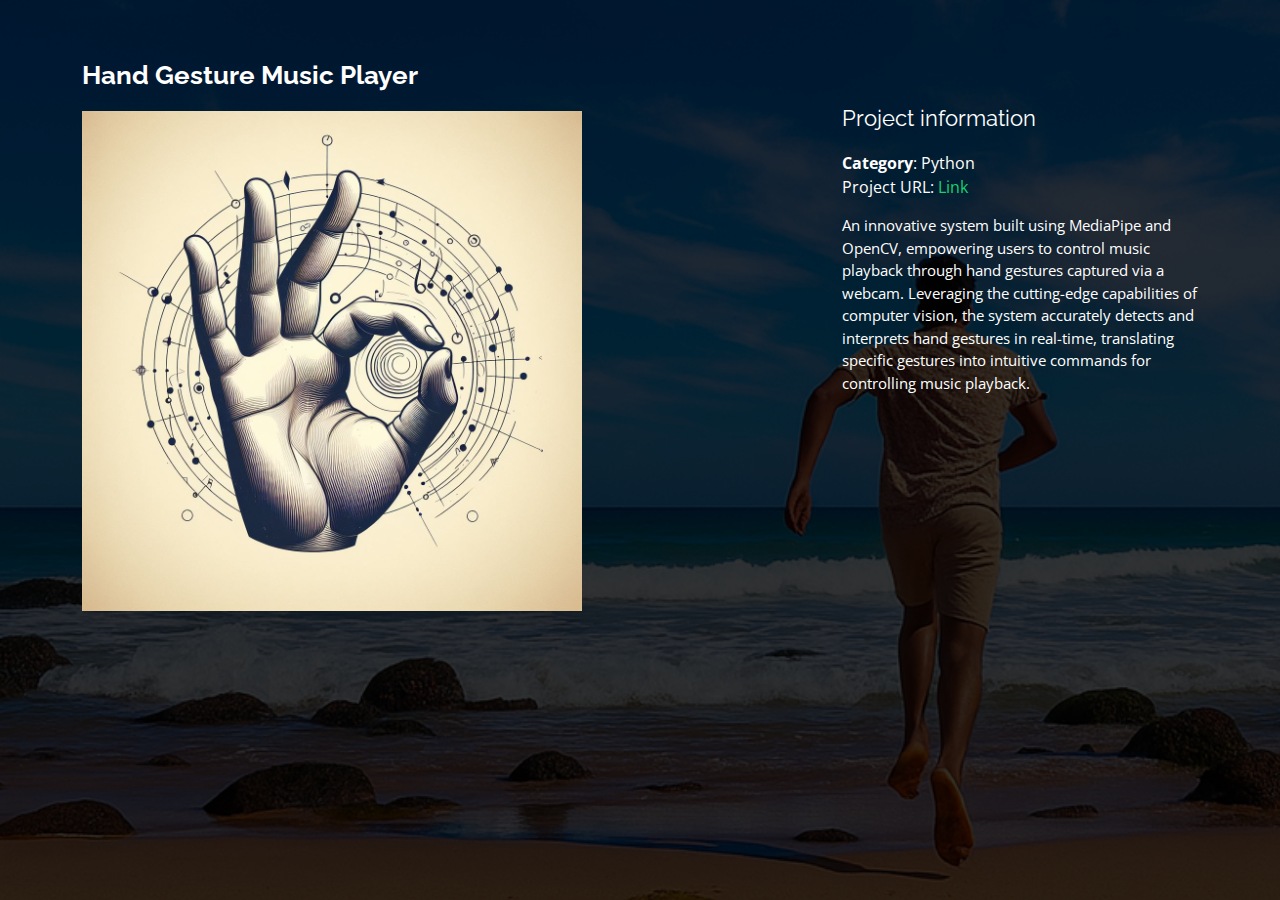
<file: templates/drummer.html>
<!DOCTYPE html>
<html lang="en">

<head>
  <meta charset="utf-8">
  <meta content="width=device-width, initial-scale=1.0" name="viewport">

  <title>Emoji Browser Project's Page</title>
  <meta content="" name="description">
  <meta content="" name="keywords">
  <link href="../assets/img/favicon.png" rel="icon">
  <link href="../assets/img/apple-touch-icon.png" rel="apple-touch-icon">

  <link href="https://fonts.googleapis.com/css?family=Open+Sans:300,300i,400,400i,600,600i,700,700i|Raleway:300,300i,400,400i,500,500i,600,600i,700,700i|Poppins:300,300i,400,400i,500,500i,600,600i,700,700i" rel="stylesheet">

  <link href="../assets/vendor/bootstrap/css/bootstrap.min.css" rel="stylesheet">
  <link href="../assets/vendor/bootstrap-icons/bootstrap-icons.css" rel="stylesheet">
  <link href="../assets/vendor/boxicons/css/boxicons.min.css" rel="stylesheet">
  <link href="../assets/vendor/glightbox/css/glightbox.min.css" rel="stylesheet">
  <link href="../assets/vendor/remixicon/remixicon.css" rel="stylesheet">
  <link href="../assets/vendor/swiper/swiper-bundle.min.css" rel="stylesheet">

  <link href="../assets/css/style.css" rel="stylesheet">
</head>

<body>

  <main id="main">

    <div id="portfolio-details" class="portfolio-details">
      <div class="container">

        <div class="row">

          <div class="col-lg-8">
            <h2 class="portfolio-title">Hand Gesture Music Player</h2>
                  <img src="../assets/img/portfolio/music.jpeg" alt="">
          </div>
          
          <div class="col-lg-4 portfolio-info">
            <h3>Project information</h3>
              <strong>Category</strong>: Python<br>
              Project URL: <a href="https://github.com/Sgvkamalakar/Hand-Gesture-Music-Player" target="_blank">Link</a><br>
              
            <p>
                An innovative system built using MediaPipe and OpenCV, empowering users to control music playback through hand gestures captured via a webcam.
                Leveraging the cutting-edge capabilities of computer vision, the system accurately detects and interprets hand gestures in real-time, translating specific gestures into intuitive commands for controlling music playback.
            </p>
          </div>

        </div>

      </div>
    </div>
  </main>
  <script src="../assets/vendor/purecounter/purecounter_vanilla.js"></script>
  <script src="../assets/vendor/bootstrap/js/bootstrap.bundle.min.js"></script>
  <script src="../assets/vendor/glightbox/js/glightbox.min.js"></script>
  <script src="../assets/vendor/isotope-layout/isotope.pkgd.min.js"></script>
  <script src="../assets/vendor/swiper/swiper-bundle.min.js"></script>
  <script src="../assets/vendor/waypoints/noframework.waypoints.js"></script>
  <script src="../assets/vendor/php-email-form/validate.js"></script>
  <script src="../assets/js/main.js"></script>

</body>

</html>
</file>
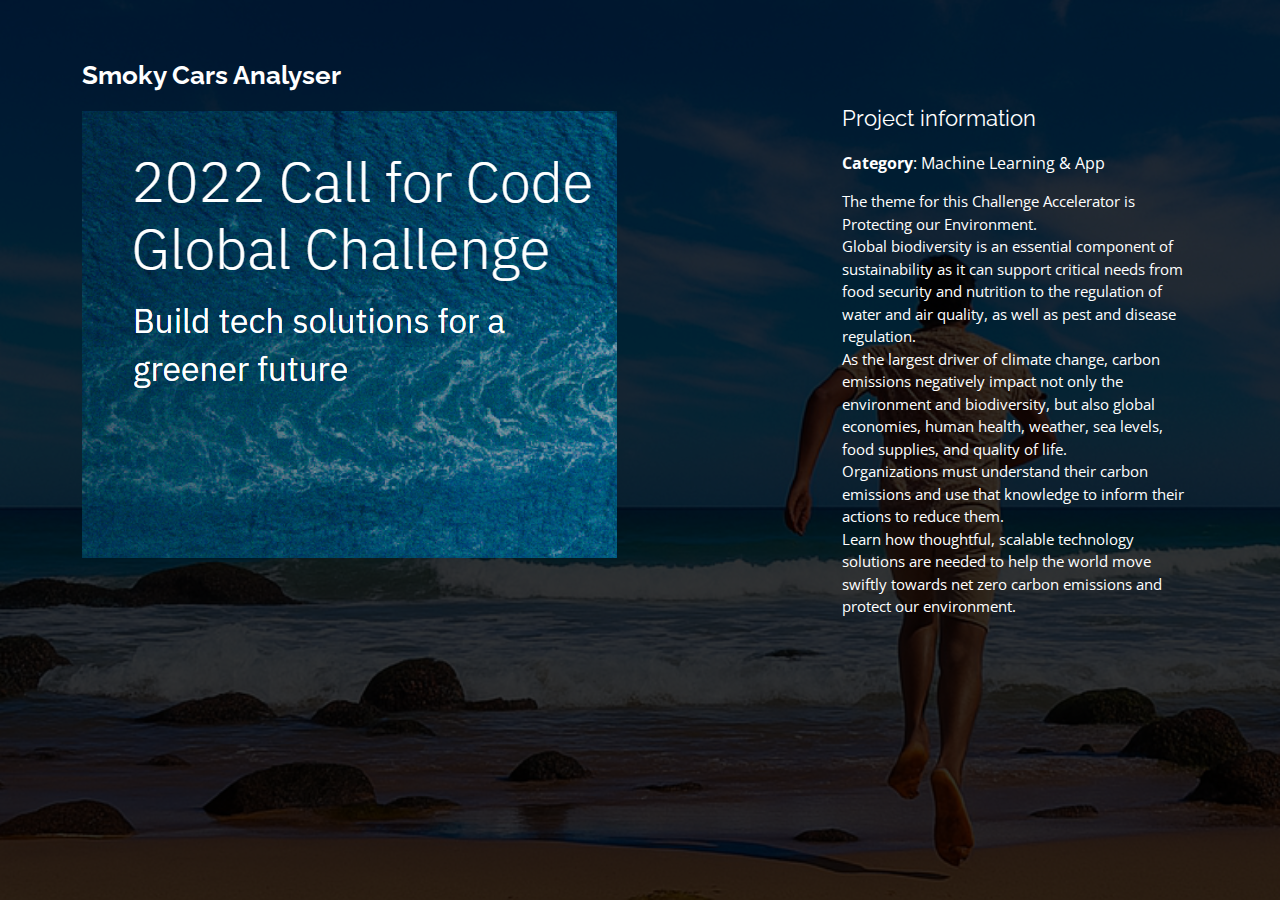
<file: templates/ibm-call-for-code.html>
<!DOCTYPE html>
<html lang="en">

<head>
  <meta charset="utf-8">
  <meta content="width=device-width, initial-scale=1.0" name="viewport">

  <title>Smoky Cars Analyser Project's Page</title>
  <meta content="" name="description">
  <meta content="" name="keywords">
  <link href="../assets/img/favicon.png" rel="icon">
  <link href="../assets/img/apple-touch-icon.png" rel="apple-touch-icon">

  <link href="https://fonts.googleapis.com/css?family=Open+Sans:300,300i,400,400i,600,600i,700,700i|Raleway:300,300i,400,400i,500,500i,600,600i,700,700i|Poppins:300,300i,400,400i,500,500i,600,600i,700,700i" rel="stylesheet">

  <link href="../assets/vendor/bootstrap/css/bootstrap.min.css" rel="stylesheet">
  <link href="../assets/vendor/bootstrap-icons/bootstrap-icons.css" rel="stylesheet">
  <link href="../assets/vendor/boxicons/css/boxicons.min.css" rel="stylesheet">
  <link href="../assets/vendor/glightbox/css/glightbox.min.css" rel="stylesheet">
  <link href="../assets/vendor/remixicon/remixicon.css" rel="stylesheet">
  <link href="../assets/vendor/swiper/swiper-bundle.min.css" rel="stylesheet">

  <link href="../assets/css/style.css" rel="stylesheet">
</head>

<body>

  <main id="main">

    <div id="portfolio-details" class="portfolio-details">
      <div class="container">

        <div class="row">

          <div class="col-lg-8">
            <h2 class="portfolio-title">Smoky Cars Analyser</h2>
                  <img src="../assets/img/portfolio/ibm call for code.png" alt="">
          </div>
          
          <div class="col-lg-4 portfolio-info">
            <h3>Project information</h3>
            <!-- <ul> -->
              <strong>Category</strong>: Machine Learning & App
              <!-- <li><strong>Project URL</strong>:<a href="https://github.com/Sgvkamalakar/Bank-Management-System">Link</a></li> -->
            <!-- </ul> -->

            <p>
                The theme for this Challenge Accelerator is Protecting our Environment.<br/>
                 Global biodiversity is an essential component of sustainability as it can support critical needs from food security and nutrition to the regulation of water and air quality, as well as pest and disease regulation. <br />
                 As the largest driver of climate change, carbon emissions negatively impact not only the environment and biodiversity, but also global economies, human health, weather, sea levels, food supplies, and quality of life.<br />
                 Organizations must understand their carbon emissions and use that knowledge to inform their actions to reduce them.<br />
                 Learn how thoughtful, scalable technology solutions are needed to help the world move swiftly towards net zero carbon emissions and protect our environment.
            </p>
          </div>

        </div>

      </div>
    </div>
  </main>
  <script src="../assets/vendor/purecounter/purecounter_vanilla.js"></script>
  <script src="../assets/vendor/bootstrap/js/bootstrap.bundle.min.js"></script>
  <script src="../assets/vendor/glightbox/js/glightbox.min.js"></script>
  <script src="../assets/vendor/isotope-layout/isotope.pkgd.min.js"></script>
  <script src="../assets/vendor/swiper/swiper-bundle.min.js"></script>
  <script src="../assets/vendor/waypoints/noframework.waypoints.js"></script>
  <script src="../assets/vendor/php-email-form/validate.js"></script>
  <script src="../assets/js/main.js"></script>

</body>

</html>
</file>
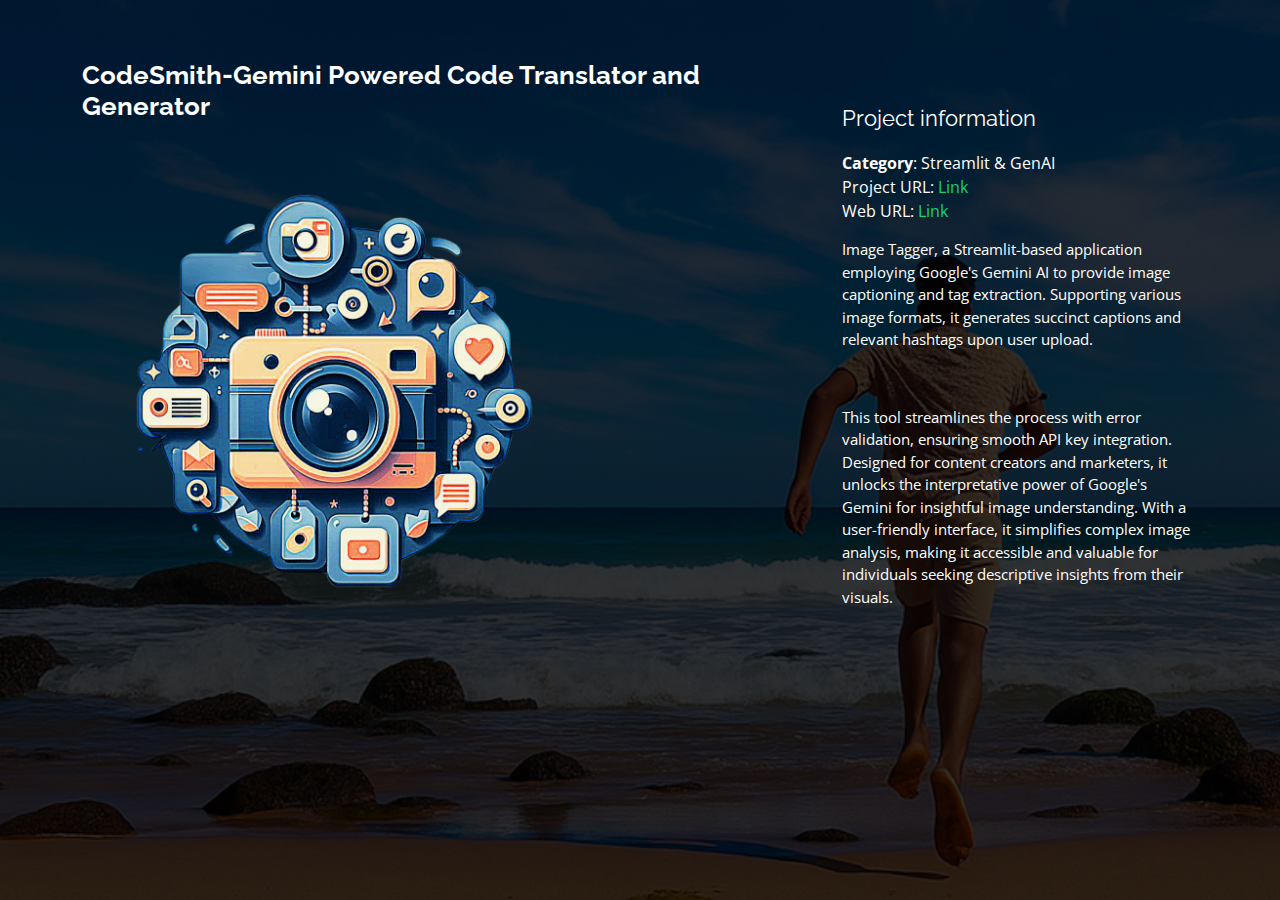
<file: templates/imagetagger.html>
<!DOCTYPE html>
<html lang="en">

<head>
  <meta charset="utf-8">
  <meta content="width=device-width, initial-scale=1.0" name="viewport">

  <title>Emoji Browser Project's Page</title>
  <meta content="" name="description">
  <meta content="" name="keywords">
  <link href="../assets/img/favicon.png" rel="icon">
  <link href="../assets/img/apple-touch-icon.png" rel="apple-touch-icon">

  <link href="https://fonts.googleapis.com/css?family=Open+Sans:300,300i,400,400i,600,600i,700,700i|Raleway:300,300i,400,400i,500,500i,600,600i,700,700i|Poppins:300,300i,400,400i,500,500i,600,600i,700,700i" rel="stylesheet">

  <link href="../assets/vendor/bootstrap/css/bootstrap.min.css" rel="stylesheet">
  <link href="../assets/vendor/bootstrap-icons/bootstrap-icons.css" rel="stylesheet">
  <link href="../assets/vendor/boxicons/css/boxicons.min.css" rel="stylesheet">
  <link href="../assets/vendor/glightbox/css/glightbox.min.css" rel="stylesheet">
  <link href="../assets/vendor/remixicon/remixicon.css" rel="stylesheet">
  <link href="../assets/vendor/swiper/swiper-bundle.min.css" rel="stylesheet">

  <link href="../assets/css/style.css" rel="stylesheet">
</head>

<body>

  <main id="main">

    <div id="portfolio-details" class="portfolio-details">
      <div class="container">

        <div class="row">

          <div class="col-lg-8">
            <h2 class="portfolio-title">CodeSmith-Gemini Powered Code Translator and Generator</h2>
                  <img src="../assets/img/portfolio/image-tagger.png" style="height:500px; width:500px;" alt="">
          </div>
          
          <div class="col-lg-4 portfolio-info">
            <h3>Project information</h3>
              <strong>Category</strong>: Streamlit & GenAI<br>
              Project URL: <a href="https://github.com/Sgvkamalakar/ImageTagger" target="_blank">Link</a><br>
              Web URL: <a href="https://image-caption-tagger.streamlit.app/" target="_blank">Link</a><br>
            <p>Image Tagger, a Streamlit-based application employing Google's Gemini AI to provide image captioning and tag extraction. Supporting various image formats, it generates succinct captions and relevant hashtags upon user upload.</p><br>
            <p>This tool streamlines the process with error validation, ensuring smooth API key integration. Designed for content creators and marketers, it unlocks the interpretative power of Google's Gemini for insightful image understanding. With a user-friendly interface, it simplifies complex image analysis, making it accessible and valuable for individuals seeking descriptive insights from their visuals.</p>
           </div>
           </div>
        </div>

      </div>
    </div>
  </main>
  <script src="../assets/vendor/purecounter/purecounter_vanilla.js"></script>
  <script src="../assets/vendor/bootstrap/js/bootstrap.bundle.min.js"></script>
  <script src="../assets/vendor/glightbox/js/glightbox.min.js"></script>
  <script src="../assets/vendor/isotope-layout/isotope.pkgd.min.js"></script>
  <script src="../assets/vendor/swiper/swiper-bundle.min.js"></script>
  <script src="../assets/vendor/waypoints/noframework.waypoints.js"></script>
  <script src="../assets/vendor/php-email-form/validate.js"></script>
  <script src="../assets/js/main.js"></script>

</body>

</html>
</file>
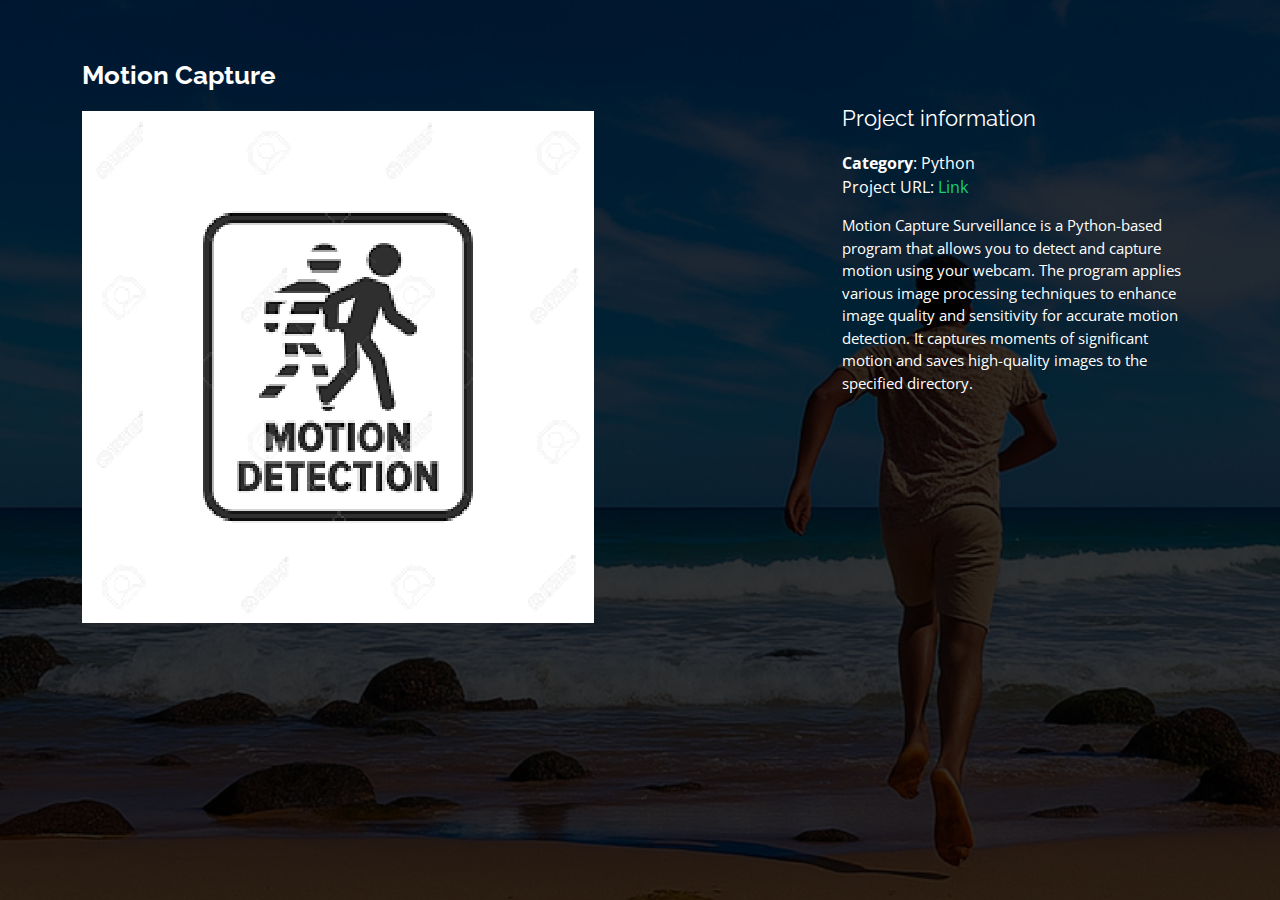
<file: templates/motion-capture.html>
<!DOCTYPE html>
<html lang="en">

<head>
  <meta charset="utf-8">
  <meta content="width=device-width, initial-scale=1.0" name="viewport">

  <title>Motion Capture Project's Page</title>
  <meta content="" name="description">
  <meta content="" name="keywords">
  <link href="../assets/img/favicon.png" rel="icon">
  <link href="../assets/img/apple-touch-icon.png" rel="apple-touch-icon">

  <link href="https://fonts.googleapis.com/css?family=Open+Sans:300,300i,400,400i,600,600i,700,700i|Raleway:300,300i,400,400i,500,500i,600,600i,700,700i|Poppins:300,300i,400,400i,500,500i,600,600i,700,700i" rel="stylesheet">

  <link href="../assets/vendor/bootstrap/css/bootstrap.min.css" rel="stylesheet">
  <link href="../assets/vendor/bootstrap-icons/bootstrap-icons.css" rel="stylesheet">
  <link href="../assets/vendor/boxicons/css/boxicons.min.css" rel="stylesheet">
  <link href="../assets/vendor/glightbox/css/glightbox.min.css" rel="stylesheet">
  <link href="../assets/vendor/remixicon/remixicon.css" rel="stylesheet">
  <link href="../assets/vendor/swiper/swiper-bundle.min.css" rel="stylesheet">

  <link href="../assets/css/style.css" rel="stylesheet">
</head>

<body>

  <main id="main">

    <div id="portfolio-details" class="portfolio-details">
      <div class="container">

        <div class="row">

          <div class="col-lg-8">
            <h2 class="portfolio-title">Motion Capture</h2>
                  <img src="../assets/img/portfolio/motion.png" alt="">
          </div>
          
          <div class="col-lg-4 portfolio-info">
            <h3>Project information</h3>
              <strong>Category</strong>: Python<br>
              Project URL: <a href="https://github.com/Sgvkamalakar/Motion-Detection-and-Capture" target="_blank">Link</a><br>
              

            <p>
                Motion Capture Surveillance is a Python-based program that allows you to detect and capture motion using your webcam. 
                The program applies various image processing techniques to enhance image quality and sensitivity for accurate motion detection.
                It captures moments of significant motion and saves high-quality images to the specified directory.
            </p>
          </div>

        </div>

      </div>
    </div>
  </main>
  <script src="../assets/vendor/purecounter/purecounter_vanilla.js"></script>
  <script src="../assets/vendor/bootstrap/js/bootstrap.bundle.min.js"></script>
  <script src="../assets/vendor/glightbox/js/glightbox.min.js"></script>
  <script src="../assets/vendor/isotope-layout/isotope.pkgd.min.js"></script>
  <script src="../assets/vendor/swiper/swiper-bundle.min.js"></script>
  <script src="../assets/vendor/waypoints/noframework.waypoints.js"></script>
  <script src="../assets/vendor/php-email-form/validate.js"></script>
  <script src="../assets/js/main.js"></script>

</body>

</html>
</file>
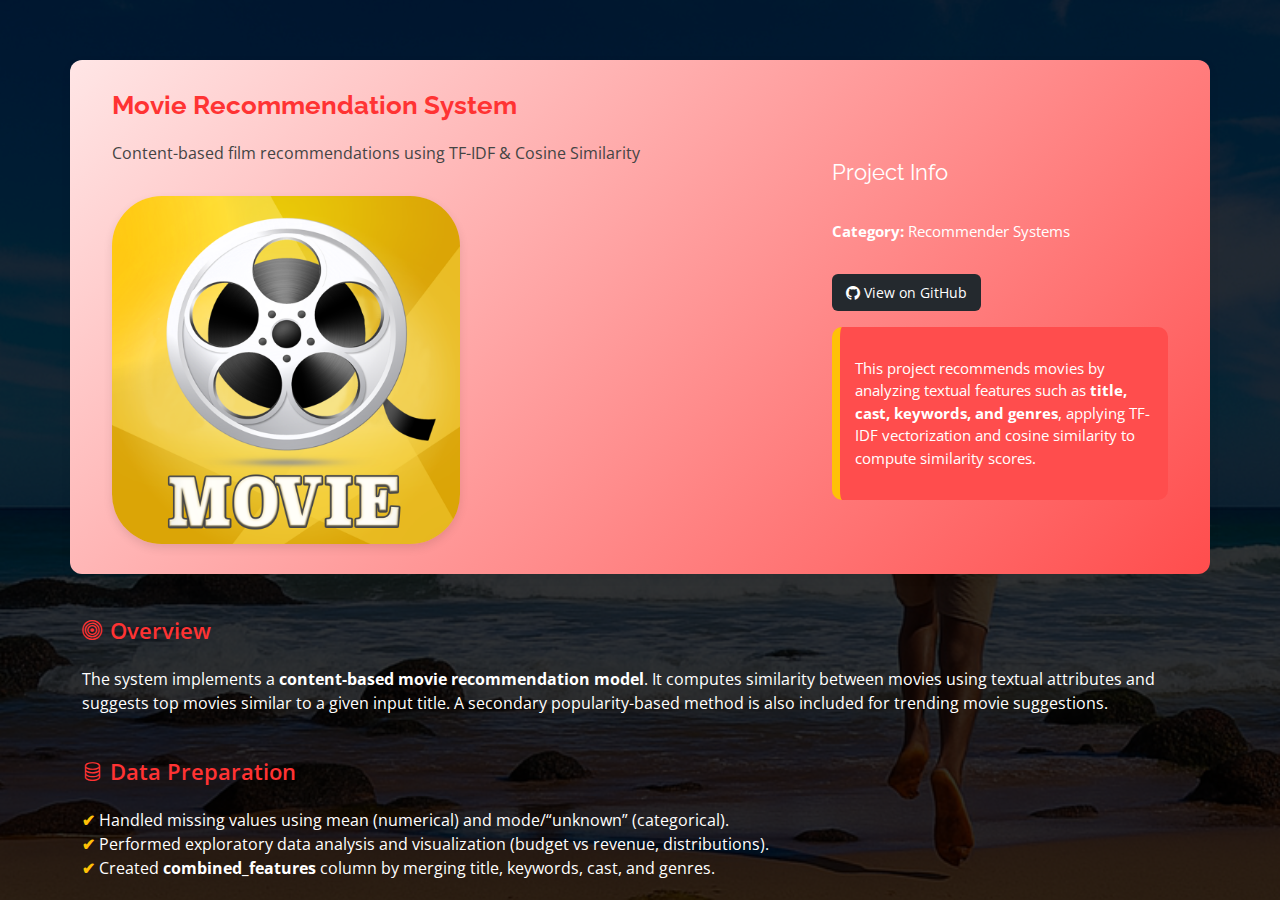
<file: templates/movie_recommendation.html>
<!DOCTYPE html>
<html lang="en">

<head>
    <meta charset="utf-8">
    <meta content="width=device-width, initial-scale=1.0" name="viewport">

    <title>Movie Recommendation Project</title>
    <meta content="Content-Based Movie Recommendation System using TF-IDF Vectorization and Cosine Similarity"
        name="description">
    <meta content="Movie Recommendation, Recommender Systems, TF-IDF, Cosine Similarity, Machine Learning, NLP"
        name="keywords">

    <link href="../assets/img/favicon.png" rel="icon">

    <!-- Google Fonts -->
    <link
        href="https://fonts.googleapis.com/css?family=Open+Sans:300,400,600,700|Raleway:300,400,500,600,700|Poppins:300,400,500,600,700"
        rel="stylesheet">

    <!-- Vendor CSS -->
    <link href="../assets/vendor/bootstrap/css/bootstrap.min.css" rel="stylesheet">
    <link href="../assets/vendor/bootstrap-icons/bootstrap-icons.css" rel="stylesheet">
    <link href="../assets/vendor/boxicons/css/boxicons.min.css" rel="stylesheet">
    <link href="../assets/vendor/glightbox/css/glightbox.min.css" rel="stylesheet">
    <link href="../assets/vendor/swiper/swiper-bundle.min.css" rel="stylesheet">

    <!-- Main CSS -->
    <link href="../assets/css/style.css" rel="stylesheet">

    <style>
        body {
            background-color: #f9fafc;
        }

        .hero-section {
            background: linear-gradient(135deg, #ffe6e6, #ff4d4d);
            border-radius: 12px;
            padding: 30px;
            margin-bottom: 40px;
            box-shadow: 0 4px 12px rgba(0, 0, 0, 0.05);
        }

        .portfolio-title {
            font-size: 30px;
            font-weight: 700;
            color: #ff3333;
        }

        .tagline {
            font-size: 16px;
            color: #444;
            margin-bottom: 15px;
        }

        .section-title {
            margin-top: 40px;
            margin-bottom: 20px;
            font-weight: 600;
            font-size: 22px;
            color: #ff3333;
            display: flex;
            align-items: center;
        }

        .section-title i {
            color: #ff3333;
            margin-right: 8px;
            font-size: 20px;
        }

        .highlight-box {
            background: #ff4d4d;
            border-left: 8px solid #ffc107;
            color: #fff;
            padding: 15px;
            margin-top: 15px;
            margin-bottom: 20px;
            border-radius: 10px;
            font-size: 15px;
        }

        .metric-card {
            background: linear-gradient(135deg, #ff4d4d, #ff9999);
            color: #fff;
            border-radius: 10px;
            padding: 25px;
            text-align: center;
            transition: transform 0.2s ease;
        }

        .metric-card:hover {
            transform: translateY(-5px);
        }

        .metric-card h4 {
            margin: 0;
            font-size: 26px;
            font-weight: bold;
        }

        .metric-card p {
            margin: 8px 0 0;
            font-size: 15px;
            opacity: 0.9;
        }

        ul {
            list-style: none;
            padding: 0;
        }

        ul li::before {
            content: "✔ ";
            color: #ffc107;
            font-weight: bold;
        }

        img {
            border-radius: 10px;
            box-shadow: 0 4px 10px rgba(0, 0, 0, 0.1);
        }

        .github-link {
            display: inline-block;
            background: #24292e;
            color: #fff;
            padding: 8px 14px;
            border-radius: 6px;
            font-size: 14px;
            text-decoration: none;
            transition: background 0.2s ease;
        }

        .github-link:hover {
            background: #444d56;
            text-decoration: none;
            color: #fff;
        }
    </style>
</head>

<body>

    <main id="main">

        <div id="portfolio-details" class="portfolio-details">
            <div class="container">

                <!-- Hero Section -->
                <div class="hero-section row align-items-center">
                    <div class="col-lg-8">
                        <h2 class="portfolio-title">Movie Recommendation System</h2>
                        <p class="tagline">Content-based film recommendations using TF-IDF & Cosine Similarity</p>
                        <img src="../assets/img/portfolio/movie_recommendation.jpg" alt="Movie Recommendation Project"
                            class="img-fluid mt-3" style="width: 50%; height: auto;">

                    </div>
                    <div class="col-lg-4 portfolio-info">
                        <h3>Project Info</h3>
                        <p><b>Category:</b> Recommender Systems</p>
                        <p>
                            <a href="https://github.com/Jaycobson/movie_recommendation" target="_blank"
                                class="github-link">
                                <i class="bi bi-github"></i> View on GitHub
                            </a>
                        </p>
                        <div class="highlight-box">
                            <p>This project recommends movies by analyzing textual features such as <b>title, cast,
                                    keywords, and
                                    genres</b>, applying TF-IDF vectorization and cosine similarity to compute
                                similarity scores.</p>
                        </div>
                    </div>
                </div>

                <!-- Overview -->
                <div class="section-title"><i class="bi bi-bullseye"></i> Overview</div>
                <p>The system implements a <b>content-based movie recommendation model</b>. It computes similarity
                    between
                    movies using textual attributes and suggests top movies similar to a given input title. A secondary
                    popularity-based method is also included for trending movie suggestions.</p>

                <!-- Data Preprocessing -->
                <div class="section-title"><i class="bi bi-database"></i> Data Preparation</div>
                <ul>
                    <li>Handled missing values using mean (numerical) and mode/“unknown” (categorical).</li>
                    <li>Performed exploratory data analysis and visualization (budget vs revenue, distributions).</li>
                    <li>Created <b>combined_features</b> column by merging title, keywords, cast, and genres.</li>
                </ul>

                <!-- Methods -->
                <div class="section-title"><i class="bi bi-gear"></i> Methods</div>
                <ul>
                    <li><b>TF-IDF Vectorization</b> – transforms textual features into weighted vectors.</li>
                    <li><b>Cosine Similarity</b> – measures similarity between movie vectors.</li>
                    <li><b>Popularity-based filtering</b> – recommends trending/high-rated movies in the same genre.
                    </li>
                </ul>

                <!-- Results -->
                <div class="section-title"><i class="bi bi-bar-chart-line"></i> Results</div>
                <div class="row text-center">
                    <div class="col-md-4">
                        <div class="metric-card">
                            <h4>10</h4>
                            <p>Top-N Recommendations per query</p>
                        </div>
                    </div>
                    <div class="col-md-4">
                        <div class="metric-card">
                            <h4>TF-IDF + Cosine</h4>
                            <p>Main Algorithm</p>
                        </div>
                    </div>
                    <div class="col-md-4">
                        <div class="metric-card">
                            <h4>PowerBI</h4>
                            <p><a href="https://github.com/Jaycobson/movie_recommendation/blob/main/image.jpg">Visualization
                                    Link</a></a></p>
                        </div>
                    </div>
                </div>

                <!-- Example Usage -->
                <div class="section-title"><i class="bi bi-play-circle"></i> Example Usage</div>
                <p><code>recommend_movies("Avatar", top_n=5)</code></p>
                <p><b>Output:</b></p>
                <ul>
                    <li>Avengers: Endgame</li>
                    <li>Interstellar</li>
                    <li>Guardians of the Galaxy</li>
                    <li>Star Wars: The Force Awakens</li>
                    <li>The Martian</li>
                </ul>

                <!-- Challenges -->
                <div class="section-title"><i class="bi bi-exclamation-triangle"></i> Challenges</div>
                <p>
                    A major challenge was handling <b>missing values</b>. While mean/mode imputation worked for quick
                    fixes,
                    advanced NLP tools like <b>NLTK, spaCy, or LLMs</b> could better infer missing keywords or overview
                    details in
                    the future. The <b>homepage column</b> also had 60%+ null values, which was not useful for modeling
                    and was
                    left untouched.
                </p>

            </div>
        </div>
    </main>

    <!-- Vendor JS -->
    <script src="../assets/vendor/bootstrap/js/bootstrap.bundle.min.js"></script>
    <script src="../assets/vendor/glightbox/js/glightbox.min.js"></script>
    <script src="../assets/vendor/swiper/swiper-bundle.min.js"></script>
    <script src="../assets/js/main.js"></script>

</body>

</html>
</file>
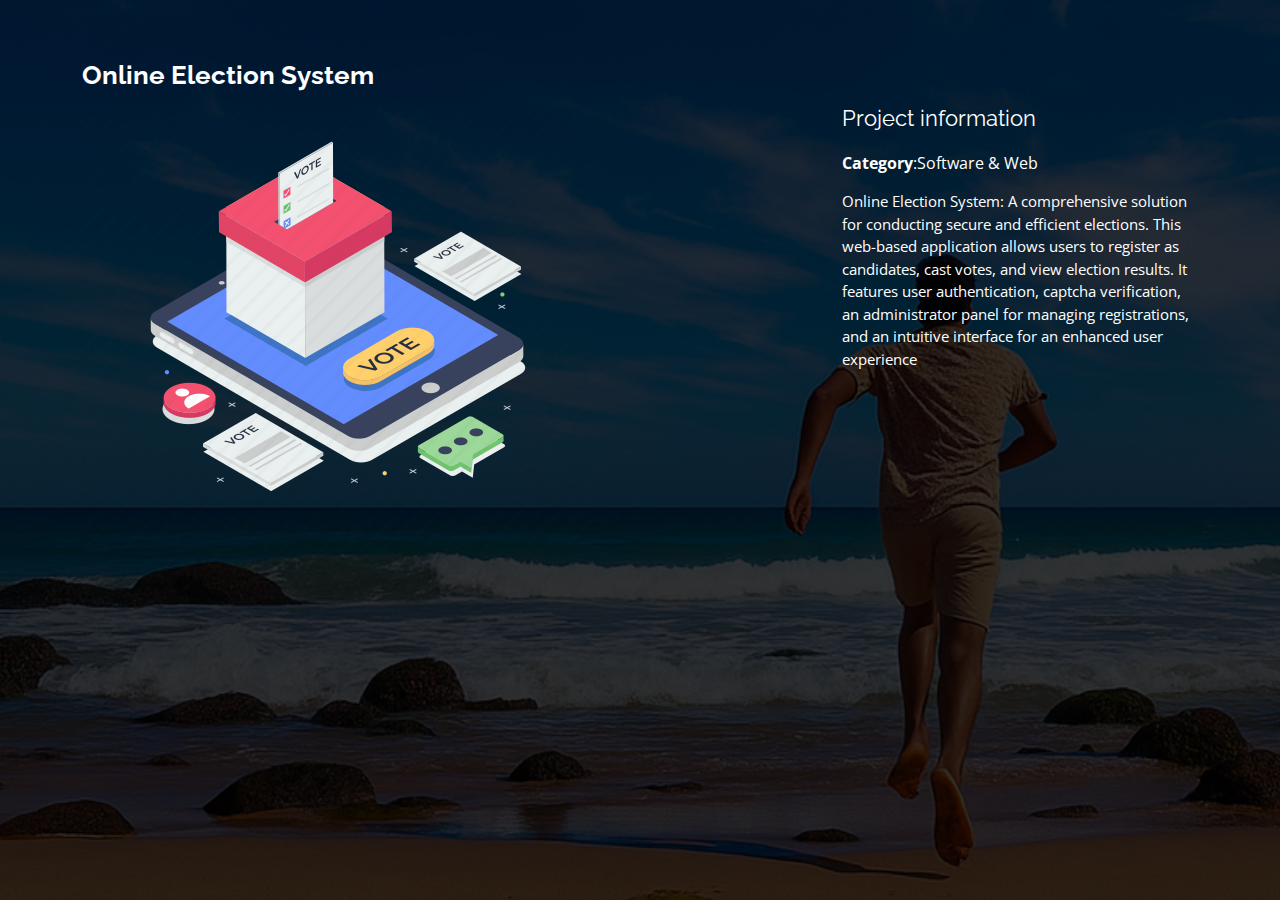
<file: templates/online_election.html>
<!DOCTYPE html>
<html lang="en">

<head>
  <meta charset="utf-8">
  <meta content="width=device-width, initial-scale=1.0" name="viewport">

  <title>Online Election System Project's Page</title>
  <meta content="" name="description">
  <meta content="" name="keywords">
  <link href="../assets/img/favicon.png" rel="icon">
  <link href="../assets/img/apple-touch-icon.png" rel="apple-touch-icon">

  <link href="https://fonts.googleapis.com/css?family=Open+Sans:300,300i,400,400i,600,600i,700,700i|Raleway:300,300i,400,400i,500,500i,600,600i,700,700i|Poppins:300,300i,400,400i,500,500i,600,600i,700,700i" rel="stylesheet">

  <link href="../assets/vendor/bootstrap/css/bootstrap.min.css" rel="stylesheet">
  <link href="../assets/vendor/bootstrap-icons/bootstrap-icons.css" rel="stylesheet">
  <link href="../assets/vendor/boxicons/css/boxicons.min.css" rel="stylesheet">
  <link href="../assets/vendor/glightbox/css/glightbox.min.css" rel="stylesheet">
  <link href="../assets/vendor/remixicon/remixicon.css" rel="stylesheet">
  <link href="../assets/vendor/swiper/swiper-bundle.min.css" rel="stylesheet">

  <link href="../assets/css/style.css" rel="stylesheet">
</head>

<body>

  <main id="main">

    <div id="portfolio-details" class="portfolio-details">
      <div class="container">

        <div class="row">

          <div class="col-lg-8">
            <h2 class="portfolio-title">Online Election System</h2>
                  <img src="../assets/img/portfolio/election.jpg" alt="image">
          </div>
          
          <div class="col-lg-4 portfolio-info">
            <h3>Project information</h3>
              <strong>Category</strong>:Software & Web
            <p>
                Online Election System: A comprehensive solution for conducting secure and efficient elections. 
                This web-based application allows users to register as candidates, cast votes, and view election results. 
                It features user authentication, captcha verification, an administrator panel for managing registrations,
                and an intuitive interface for an enhanced user experience
            </p>
          </div>

        </div>

      </div>
    </div>
  </main>
  <script src="../assets/vendor/purecounter/purecounter_vanilla.js"></script>
  <script src="../assets/vendor/bootstrap/js/bootstrap.bundle.min.js"></script>
  <script src="../assets/vendor/glightbox/js/glightbox.min.js"></script>
  <script src="../assets/vendor/isotope-layout/isotope.pkgd.min.js"></script>
  <script src="../assets/vendor/swiper/swiper-bundle.min.js"></script>
  <script src="../assets/vendor/waypoints/noframework.waypoints.js"></script>
  <script src="../assets/vendor/php-email-form/validate.js"></script>
  <script src="../assets/js/main.js"></script>

</body>

</html>
</file>
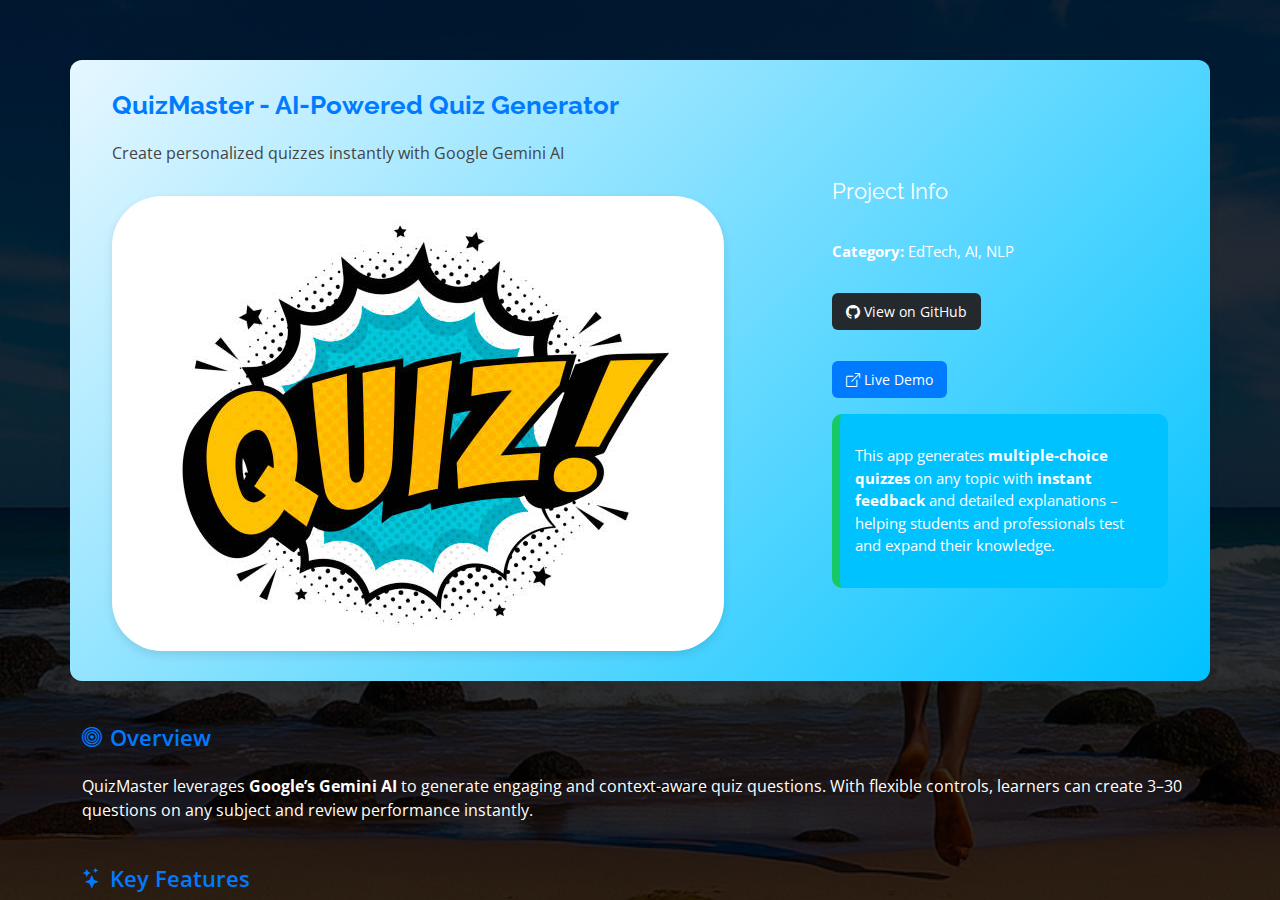
<file: templates/quiz.html>
<!DOCTYPE html>
<html lang="en">

<head>
    <meta charset="utf-8">
    <meta content="width=device-width, initial-scale=1.0" name="viewport">

    <title>Quiz Generator Project's Page</title>
    <meta content="QuizMaster - AI-powered personalized quiz generator" name="description">
    <meta content="Quiz Generator, AI, Gemini, Streamlit, NLP, EdTech" name="keywords">

    <link href="../assets/img/favicon.png" rel="icon">
    <link href="../assets/img/apple-touch-icon.png" rel="apple-touch-icon">

    <link
        href="https://fonts.googleapis.com/css?family=Open+Sans:300,400,600,700|Raleway:300,400,500,600,700|Poppins:300,400,500,600,700"
        rel="stylesheet">

    <link href="../assets/vendor/bootstrap/css/bootstrap.min.css" rel="stylesheet">
    <link href="../assets/vendor/bootstrap-icons/bootstrap-icons.css" rel="stylesheet">
    <link href="../assets/vendor/boxicons/css/boxicons.min.css" rel="stylesheet">
    <link href="../assets/vendor/glightbox/css/glightbox.min.css" rel="stylesheet">
    <link href="../assets/vendor/remixicon/remixicon.css" rel="stylesheet">
    <link href="../assets/vendor/swiper/swiper-bundle.min.css" rel="stylesheet">

    <link href="../assets/css/style.css" rel="stylesheet">

    <style>
        body {
            background-color: #f9fafc;
        }

        .hero-section {
            background: linear-gradient(135deg, #e6f7ff, #00c2ff);
            border-radius: 12px;
            padding: 30px;
            margin-bottom: 40px;
            box-shadow: 0 4px 12px rgba(0, 0, 0, 0.05);
        }

        .portfolio-title {
            font-size: 30px;
            font-weight: 700;
            color: #007bff;
        }

        .tagline {
            font-size: 16px;
            color: #444;
            margin-bottom: 15px;
        }

        .section-title {
            margin-top: 40px;
            margin-bottom: 20px;
            font-weight: 600;
            font-size: 22px;
            color: #007bff;
            display: flex;
            align-items: center;
        }

        .section-title i {
            color: #007bff;
            margin-right: 8px;
            font-size: 20px;
        }

        .highlight-box {
            background: #00c2ff;
            border-left: 8px solid #17c964;
            color: #fff;
            padding: 15px;
            margin-top: 15px;
            margin-bottom: 20px;
            border-radius: 10px;
            font-size: 15px;
        }

        .metric-card {
            background: linear-gradient(135deg, #007bff, #00c6ff);
            color: #fff;
            border-radius: 10px;
            padding: 25px;
            text-align: center;
            transition: transform 0.2s ease;
        }

        .metric-card:hover {
            transform: translateY(-5px);
        }

        .metric-card h4 {
            margin: 0;
            font-size: 26px;
            font-weight: bold;
        }

        .metric-card p {
            margin: 8px 0 0;
            font-size: 15px;
            opacity: 0.9;
        }

        ul {
            list-style: none;
            padding: 0;
        }

        ul li::before {
            content: "✔ ";
            color: #17c964;
            font-weight: bold;
        }

        img {
            border-radius: 10px;
            box-shadow: 0 4px 10px rgba(0, 0, 0, 0.1);
        }

        /* GitHub button style */
        .github-link {
            display: inline-block;
            background: #24292e;
            color: #fff;
            padding: 8px 14px;
            border-radius: 6px;
            font-size: 14px;
            text-decoration: none;
            transition: background 0.2s ease;
        }

        .github-link:hover {
            background: #444d56;
            text-decoration: none;
            color: #fff;
        }
    </style>
</head>

<body>

    <main id="main">

        <div id="portfolio-details" class="portfolio-details">
            <div class="container">

                <!-- Hero Section -->
                <div class="hero-section row align-items-center">
                    <div class="col-lg-8">
                        <h2 class="portfolio-title">QuizMaster - AI-Powered Quiz Generator</h2>
                        <p class="tagline">Create personalized quizzes instantly with Google Gemini AI</p>
                        <img src="../assets/img/portfolio/quiz.jpg" alt="Quiz Generator Image" class="img-fluid mt-3">
                    </div>
                    <div class="col-lg-4 portfolio-info">
                        <h3>Project Info</h3>
                        <p><b>Category:</b> EdTech, AI, NLP</p>
                        <p><a href="https://github.com/Jaycobson/topic_quiz_generator" target="_blank"
                                class="github-link"><i class="bi bi-github"></i> View on GitHub</a></p>
                        <p><a href="https://topic-quiz-generator.streamlit.app/" target="_blank" class="github-link"
                                style="background:#007bff;"><i class="bi bi-box-arrow-up-right"></i> Live Demo</a></p>
                        <div class="highlight-box">
                            <p>This app generates <b>multiple-choice quizzes</b> on any topic with <b>instant
                                    feedback</b> and detailed explanations – helping students and professionals test and
                                expand their knowledge.</p>
                        </div>
                    </div>
                </div>

                <!-- Overview -->
                <div class="section-title"><i class="bi bi-bullseye"></i> Overview</div>
                <p>
                    QuizMaster leverages <b>Google’s Gemini AI</b> to generate engaging and context-aware quiz
                    questions.
                    With flexible controls, learners can create 3–30 questions on any subject and review performance
                    instantly.
                </p>

                <!-- Features -->
                <div class="section-title"><i class="bi bi-stars"></i> Key Features</div>
                <ul>
                    <li>Generate quizzes on <b>any topic</b></li>
                    <li>Choose between <b>3–30 questions</b></li>
                    <li><b>Instant feedback</b> with explanations</li>
                    <li>Export results to <b>CSV/Word</b></li>
                    <li><b>Progress tracking</b> and analytics</li>
                </ul>

                <!-- How it Works -->
                <div class="section-title"><i class="bi bi-gear"></i> How it Works</div>
                <ol>
                    <li>Enter a topic – e.g., “Python functions” or “World War II”</li>
                    <li>Select how many questions you want</li>
                    <li>Take the quiz – get instant AI-generated feedback</li>
                    <li>Review and export results</li>
                </ol>

                <!-- Results -->
                <div class="section-title"><i class="bi bi-bar-chart-line"></i> Impact</div>
                <div class="row text-center">
                    <div class="col-md-4">
                        <div class="metric-card">
                            <h4>30+</h4>
                            <p>Questions per Quiz</p>
                        </div>
                    </div>
                    <div class="col-md-4">
                        <div class="metric-card">
                            <h4>100%</h4>
                            <p>Instant Feedback</p>
                        </div>
                    </div>
                    <div class="col-md-4">
                        <div class="metric-card">
                            <h4>Multi-Export</h4>
                            <p>CSV & Word Support</p>
                        </div>
                    </div>
                </div>

                <!-- Conclusion -->
                <div class="section-title"><i class="bi bi-lightbulb"></i> Conclusion</div>
                <p>
                    QuizMaster combines the power of <b>Generative AI</b> with interactive quiz design to make learning
                    fun,
                    adaptive, and effective. It can be used for <b>study preparation, knowledge testing, or workplace
                        training</b>.
                </p>

            </div>
        </div>
    </main>

    <!-- Vendor JS Files -->
    <script src="../assets/vendor/purecounter/purecounter_vanilla.js"></script>
    <script src="../assets/vendor/bootstrap/js/bootstrap.bundle.min.js"></script>
    <script src="../assets/vendor/glightbox/js/glightbox.min.js"></script>
    <script src="../assets/vendor/isotope-layout/isotope.pkgd.min.js"></script>
    <script src="../assets/vendor/swiper/swiper-bundle.min.js"></script>
    <script src="../assets/vendor/waypoints/noframework.waypoints.js"></script>
    <script src="../assets/vendor/php-email-form/validate.js"></script>
    <script src="../assets/js/main.js"></script>

</body>

</html>
</file>
<file: assets/css/style.css>
/**
* Template Name: Personal
* Updated: Mar 10 2023 with Bootstrap v5.2.3
* Template URL: https://bootstrapmade.com/personal-free-resume-bootstrap-template/
* Author: BootstrapMade.com
* License: https://bootstrapmade.com/license/
*/

/*--------------------------------------------------------------
# General
--------------------------------------------------------------*/
body {
  font-family: "Open Sans", sans-serif;
  background-color: #040404;
  color: #fff;
  position: relative;
  background: none;
}
.icon-list {
  list-style: none;
  padding: 0;
}

.icon-list li:before {
  font-family: "Font Awesome 5 Free";
  content: "\f00c";
  margin-right: 10px;
}

.icon-list li {
  padding-left: 30px;
  position: relative;
}

.icon-list li:before {
  position: absolute;
  left: 0;
  top: 50%;
  transform: translateY(-50%);
}

body::before {
  content: "";
  position: fixed;
  background: #0e5cf9 url("../img/ai_portfolio.png") top right no-repeat;
  background-size: cover;
  left: 0;
  right: 0;
  top: 0;
  height: 100vh;
  z-index: -1;
}

@media (min-width: 1024px) {
  body::before {
    background-attachment: fixed;
  }
}

a {
  color: #18d26e;
  text-decoration: none;
}

a:hover {
  color: #35e888;
  text-decoration: none;
}

h1,
h2,
h3,
h4,
h5,
h6 {
  font-family: "Raleway", sans-serif;
}
.portfolio-image {
  width: 98%;
  height: 98%; /* Adjust the height as needed */
}


/*--------------------------------------------------------------
# Header
--------------------------------------------------------------*/
#header {
  transition: ease-in-out 0.3s;
  position: relative;
  height: 100vh;
  display: flex;
  align-items: center;
  z-index: 997;
  overflow-y: auto;
}

#header * {
  transition: ease-in-out 0.3s;
}

#header h1 {
  font-size: 60px;
  margin: 0;
  padding: 0;
  line-height: 1;
  font-weight: 700;
  font-family: "Poppins", sans-serif;
}

#header h1 a,
#header h1 a:hover {
  color: #fff;
  line-height: 1;
  display: inline-block;
}

#header h2 {
  font-size: 24px;
  margin-top: 20px;
  color: rgba(255, 255, 255, 0.8);
}

#header h3 span{
  color: #fff;
  border-bottom: 2px solid #18d26e;
  padding-bottom: 6px;
}

#header img {
  padding: 0;
  margin: 0;
}

#header .social-links {
  margin-top: 40px;
  display: flex;
}

img.img-fluid {
  border-radius: 50px;
}

em1{
  white-space: nowrap;
}

#header .social-links a {
  font-size: 16px;
  margin-top:-20px;
  display: flex;
  justify-content: center;
  align-items: center;
  background: rgba(255, 255, 255, 0.1);
  color: black;
  line-height: 1;
  margin-right: 8px;
  border-radius: 50%;
  width: 40px;
  height: 40px;
}

#header .social-links a:hover {
  background: #18d26e;
}

@media (max-width: 992px) {
  #header h1 {
    font-size: 36px;
  }

  #header h2 {
    font-size: 20px;
    line-height: 30px;
  }

  #header .social-links {
    margin-top: 15px;
  }

  #header .container {
    display: flex;
    flex-direction: column;
    align-items: center;
  }
}


/* Header Top */
#header.header-top {
  height: 80px;
  position: fixed;
  left: 0;
  top: 0;
  right: 0;
  background: transparent;
  position: relative;
}

#header.header-top .social-links,
#header.header-top h2 {
  display: none;
}

#header.header-top h1 {
  margin-right: auto;
  font-size: 36px;
}

#header.header-top .container {
  display: flex;
  align-items: center;
}

#header.header-top .navbar {
  margin: 0;
}

@media (max-width: 768px) {
  #header.header-top {
    height: 60px;
  }

  #header.header-top h1 {
    font-size: 26px;
  }
}

/*--------------------------------------------------------------
# Navigation Menu
--------------------------------------------------------------*/
/**
* Desktop Navigation 
*/
.navbar {
  padding: 0;
  margin-top: 35px;
  background: transparent;
}

.navbar ul {
  margin: 0;
  padding: 0;
  display: flex;
  list-style: none;
  align-items: center;
}

.navbar li {
  position: relative;
}

.navbar li+li {
  margin-left: 30px;
}

.navbar a,
.navbar a:focus {
  display: flex;
  align-items: center;
  justify-content: space-between;
  padding: 0;
  font-family: "Poppins", sans-serif;
  font-size: 16px;
  font-weight: 600;
  color: black;
  white-space: nowrap;
  transition: 0.3s;
}

.navbar a i,
.navbar a:focus i {
  font-size: 12px;
  line-height: 0;
  margin-left: 5px;
}

.navbar a:before {
  content: "";
  position: absolute;
  width: 0;
  height: 2px;
  bottom: -4px;
  left: 0;
  background-color: #18d26e;
  visibility: hidden;
  width: 0px;
  transition: all 0.3s ease-in-out 0s;
}
.navbar{
  box-shadow:none;
}

.navbar a:hover:before,
.navbar li:hover>a:before,
.navbar .active:before {
  visibility: visible;
  width: 55px;
}

.navbar a:hover,
.navbar .active,
.navbar .active:focus,
.navbar li:hover>a {
  color: #fff;
}

/**
* Mobile Navigation 
*/
.mobile-nav-toggle {
  color: #fff;
  font-size: 28px;
  cursor: pointer;
  display: none;
  line-height: 0;
  transition: 0.5s;
  position: fixed;
  right: 15px;
  top: 15px;
}

@media (max-width: 991px) {
  .mobile-nav-toggle {
    display: block;
  }

  .navbar ul {
    display: none;
  }
}

.navbar-mobile {
  position: fixed;
  overflow: hidden;
  top: 0;
  right: 0;
  left: 0;
  bottom: 0;
  background: transparent;
  transition: 0.3s;
  z-index: 999;
  margin-top: 0;
}




.navbar-mobile .mobile-nav-toggle {
  position: absolute;
  top: 15px;
  right: 15px;
}

.navbar-mobile ul {
  display: block;
  position: absolute;
  top: 55px;
  right: 15px;
  bottom: 45px;
  left: 15px;
  padding: 10px 0;
  overflow-y: auto;
  transition: 0.3s;
  border: 2px solid rgba(255, 255, 255, 0.2);
}

.navbar-mobile li {
  padding: 12px 20px;
}

.navbar-mobile li+li {
  margin: 0;
}

.navbar-mobile a,
.navbar-mobile a:focus {
  font-size: 16px;
  position: relative;
}

/*--------------------------------------------------------------
# Sections General
--------------------------------------------------------------*/
section {
  overflow: hidden;
  position: absolute;
  width: 100%;
  top: 140px;
  bottom: 100%;
  opacity: 0;
  transition: ease-in-out 0.7s;
  z-index: 2;
}

section.section-show {
  top: 100px;
  bottom: auto;
  opacity: 1;
  padding-bottom: 45px;
}

section .container {
  background:rgb(60, 61, 14);
  padding: 30px;
}

@media (max-width: 768px) {
  section {
    top: 120px;
  }

  section.section-show {
    top: 80px;
  }
}

.section-title h2 {
  font-size: 14px;
  font-weight: 500;
  padding: 0;
  line-height: 1px;
  margin: 0 0 20px 0;
  letter-spacing: 2px;
  text-transform: uppercase;
  color: #02ff57;
  font-family: "Poppins", sans-serif;
}

.section-title h2::after {
  content: "";
  width: 120px;
  height: 1px;
  display: inline-block;
  background: #4ceb95;
  margin: 4px 10px;
}

.section-title p {
  margin: 0;
  margin: -15px 0 15px 0;
  font-size: 36px;
  font-weight: 700;
  text-transform: uppercase;
  font-family: "Poppins", sans-serif;
  color: #ffffff;
}

/*--------------------------------------------------------------
# About
--------------------------------------------------------------*/
.about-me .content h3 {
  font-weight: 700;
  font-size: 26px;
  color: #18d26e;
}

.about-me .content ul {
  list-style: none;
  padding: 0;
}

.about-me .content ul li {
  margin-bottom: 20px;
  display: flex;
  align-items: center;
}

.about-me .content ul strong {
  margin-right: 10px;
}

.about-me .content ul i {
  font-size: 16px;
  margin-right: 5px;
  color: #18d26e;
  line-height: 0;
}

.about-me .content p:last-child {
  margin-bottom: 0;
}

/*--------------------------------------------------------------
# Counts
--------------------------------------------------------------*/
.counts {
  padding: 70px 0 60px;
}

.counts .count-box {
  padding: 30px 30px 25px 30px;
  width: 100%;
  position: relative;
  text-align: center;
  background: rgba(255, 255, 255, 0.08);
}

.counts .count-box i {
  position: absolute;
  top: -25px;
  left: 50%;
  transform: translateX(-50%);
  font-size: 24px;
  background: rgba(255, 255, 255, 0.1);
  padding: 12px;
  color: #18d26e;
  border-radius: 50px;
  line-height: 0;
}

.counts .count-box span {
  font-size: 36px;
  display: block;
  font-weight: 600;
  color: #fff;
}

.counts .count-box p {
  padding: 0;
  margin: 0;
  font-family: "Raleway", sans-serif;
  font-size: 14px;
}

/*--------------------------------------------------------------
# Skills
--------------------------------------------------------------*/
.skills .progress-bar {
  height: 60px;
  display: block;
  background: none;
  border-radius: 0;
}

.skills .progress-bar .skill {
  padding: 10px 0;
  margin: 0;
  text-transform: uppercase;
  display: block;
  font-weight: 600;
  font-family: "Poppins", sans-serif;
  color: #fff;
}

.skills .progress-bar .skill .val {
  float: right;
  font-style: normal;
}

.skills .progress-bar-wrap {
  background: rgba(255, 255, 255, 0.2);
  border-radius:5px;
  margin-left:60px;
}

.skills .progress-bar {
  width: 1px;
  height: 10px;
  transition: 0.9s;
  background-color: #18d26e;
  border-radius:5px;
  margin-top:-18.5px;
  margin-bottom:10px;
}

.coding-profiles .icon-box {
  display: flex;
  align-items: center;
  padding: 20px;
  background: rgba(255, 255, 255, 0.08);
  transition: ease-in-out 0.3s;
}

.coding-profiles .icon-box i {
  font-size: 32px;
  padding-right: 10px;
  line-height: 1;
}

.coding-profiles .icon-box h3 {
  font-weight: 700;
  margin: 0;
  padding: 0;
  line-height: 1;
  font-size: 16px;
  color: #fff;
}

.coding-profiles .icon-box:hover {
  background: rgba(255, 255, 255, 0.12);
}
.codechef-logo {
  width: 60%;
  margin-top: -25px;
  margin-left: 100px;
}
.gfg-logo {
    margin-top: -23px;
    margin-left: 139px;
}
.hackerrank-logo {
  width: 39%;
  margin-top: -28px;
  margin-left: 119px;
}
.frameworks .icon-box {
  display: flex;
  align-items: center;
  padding: 18px;
  background: rgba(78, 78, 78, 0.08);
  transition: ease-in-out 0.3s;
}

.frameworks .icon-box i {
  font-size: 30px;
  padding-right: 10px;
  line-height: 1;
}

.frameworks .icon-box h3 {
  font-weight: 700;
  margin: 0;
  padding: 0;
  line-height: 1;
  font-size: 16px;
  color: #fff;
}
.framework-icon-box p {
  color: white;
  margin-top: -10px;
  font-size: 25px;
  font-family: Arial, sans-serif;
  margin-bottom: -20px;
  margin-left: 10px;
}
.icon-box svg {
  height: 50px; /* Set the SVG height to 100% of its parent (.icon-box) */
  width: auto; /* Let the SVG adjust its width proportionally */
}

.frameworks .icon-box:hover {
  background: rgba(12, 255, 125, 0.12);
}
.coding-profiles .icon-box h3 {
  font-weight: 700;
  margin-bottom:-9px;
  line-height: 1;
  font-size: 16px;
  color: #fff;
}
/*--------------------------------------------------------------
# Interests
--------------------------------------------------------------*/
.interests .icon-box {
  display: flex;
  align-items: center;
  padding: 20px;
  background: rgba(255, 255, 255, 0.08);
  transition: ease-in-out 0.3s;
}

.interests .icon-box i {
  font-size: 32px;
  padding-right: 10px;
  line-height: 1;
}

.interests .icon-box h3 {
  font-weight: 700;
  margin: 0;
  padding: 0;
  line-height: 1;
  font-size: 16px;
  color: #fff;
}

.interests .icon-box:hover {
  background: rgba(255, 255, 255, 0.12);
}

/*--------------------------------------------------------------
# Testimonials
--------------------------------------------------------------*/
.testimonials .testimonials-carousel,
.testimonials .testimonials-slider {
  overflow: hidden;
}

.testimonials .testimonial-item {
  box-sizing: content-box;
  min-height: 320px;
}

.testimonials .testimonial-item .testimonial-img {
  width: 90px;
  border-radius: 50%;
  margin: -40px 0 0 40px;
  position: relative;
  z-index: 2;
  border: 6px solid rgba(255, 255, 255, 0.12);
}

.testimonials .testimonial-item h3 {
  font-size: 18px;
  font-weight: bold;
  margin: 10px 0 5px 45px;
  color: #fff;
}

.testimonials .testimonial-item h4 {
  font-size: 14px;
  color: #999;
  margin: 0 0 0 45px;
}

.testimonials .testimonial-item .quote-icon-left,
.testimonials .testimonial-item .quote-icon-right {
  color: rgba(255, 255, 255, 0.25);
  font-size: 26px;
}

.testimonials .testimonial-item .quote-icon-left {
  display: inline-block;
  left: -5px;
  position: relative;
}

.testimonials .testimonial-item .quote-icon-right {
  display: inline-block;
  right: -5px;
  position: relative;
  top: 10px;
}

.testimonials .testimonial-item p {
  font-style: italic;
  margin: 0 15px 0 15px;
  padding: 20px 20px 60px 20px;
  background: rgba(255, 255, 255, 0.1);
  position: relative;
  border-radius: 6px;
  position: relative;
  z-index: 1;
}

.testimonials .swiper-pagination {
  margin-top: 20px;
  position: relative;
}

.testimonials .swiper-pagination .swiper-pagination-bullet {
  width: 12px;
  height: 12px;
  opacity: 1;
  background-color: rgba(255, 255, 255, 0.3);
}

.testimonials .swiper-pagination .swiper-pagination-bullet-active {
  background-color: #18d26e;
}

/*--------------------------------------------------------------
# Resume
--------------------------------------------------------------*/
.resume .resume-title {
  font-size: 26px;
  font-weight: 700;
  margin-top: 20px;
  margin-bottom: 20px;
  color: #ffffff;
}

.resume .resume-item {
  padding: 0 0 20px 20px;
  margin-top: -2px;
  border-left: 2px solid rgba(255, 255, 255, 0.2);
  position: relative;
}

.resume .resume-item h4 {
  line-height: 18px;
  font-size: 18px;
  font-weight: 600;
  text-transform: uppercase;
  font-family: "Poppins", sans-serif;
  color: #18d26e;
  margin-bottom: 10px;
}

.resume .resume-item h5 {
  font-size: 16px;
  background: rgba(255, 255, 255, 0.15);
  padding: 5px 15px;
  display: inline-block;
  font-weight: 600;
  margin-bottom: 10px;
}

.resume .resume-item ul {
  padding-left: 20px;
}

.resume .resume-item ul li {
  padding-bottom: 10px;
}

.resume .resume-item:last-child {
  padding-bottom: 0;
}

.resume .resume-item::before {
  content: "";
  position: absolute;
  width: 16px;
  height: 16px;
  border-radius: 50px;
  left: -9px;
  top: 0;
  background: #18d26e;
  border: 2px solid #18d26e;
}

/*--------------------------------------------------------------
# Services
--------------------------------------------------------------*/
.services .icon-box {
  text-align: center;
  background: rgba(204, 204, 204, 0.1);
  padding: 80px 20px;
  transition: all ease-in-out 0.3s;
  margin-top:20px;
}

.services .icon-box .icon {
  margin: 0 auto;
  width: 64px;
  height: 64px;
  background: #18d26e;
  border-radius: 5px;
  transition: all 0.3s ease-out 0s;
  display: flex;
  align-items: center;
  justify-content: center;
  margin-bottom: 20px;
  transform-style: preserve-3d;
}

.services .icon-box .icon i {
  color: #fff;
  font-size: 28px;
}

.services .icon-box .icon::before {
  position: absolute;
  content: "";
  left: -8px;
  top: -8px;
  height: 100%;
  width: 100%;
  background: rgba(255, 255, 255, 0.15);
  border-radius: 5px;
  transition: all 0.3s ease-out 0s;
  transform: translateZ(-1px);
}

.services .icon-box h4 {
  font-weight: 700;
  margin-bottom: 15px;
  font-size: 24px;
}

.services .icon-box h4 a {
  color: #fff;
}

.services .icon-box p {
  line-height: 24px;
  font-size: 14px;
  margin-bottom: 0;
}

.services .icon-box:hover {
  background: #18d26e;
  border-color: #18d26e;
}

.services .icon-box:hover .icon {
  background: #fff;
}

.services .icon-box:hover .icon i {
  color: #18d26e;
}

.services .icon-box:hover .icon::before {
  background: #35e888;
}

.services .icon-box:hover h4 a,
.services .icon-box:hover p {
  color: #fff;
}

/*--------------------------------------------------------------
# Portfolio
--------------------------------------------------------------*/
.portfolio .portfolio-item {
  margin-bottom: 30px;
}

.portfolio #portfolio-flters {
  padding: 0;
  margin: 0 auto 15px auto;
  list-style: none;
  text-align: center;
  border-radius: 50px;
  padding: 2px 15px;
}

.portfolio #portfolio-flters li {
  cursor: pointer;
  display: inline-block;
  padding: 8px 16px 10px 16px;
  font-size: 14px;
  font-weight: 600;
  line-height: 1;
  text-transform: uppercase;
  color: #fff;
  background: rgba(255, 255, 255, 0.1);
  margin: 0 3px 10px 3px;
  transition: all 0.3s ease-in-out;
  border-radius: 4px;
}

.portfolio #portfolio-flters li:hover,
.portfolio #portfolio-flters li.filter-active {
  background: #18d26e;
}

.portfolio #portfolio-flters li:last-child {
  margin-right: 0;
}

.portfolio .portfolio-wrap {
  transition: 0.3s;
  position: relative;
  overflow: hidden;
  z-index: 1;
  background: rgba(0, 0, 0, 0.6);
}

.portfolio .portfolio-wrap::before {
  content: "";
  background: rgba(0, 0, 0, 0.6);
  position: absolute;
  left: 30px;
  right: 30px;
  top: 30px;
  bottom: 30px;
  transition: all ease-in-out 0.3s;
  z-index: 2;
  opacity: 0;
}

.portfolio .portfolio-wrap .portfolio-info {
  opacity: 0;
  position: absolute;
  top: 0;
  left: 0;
  right: 0;
  bottom: 0;
  text-align: center;
  z-index: 3;
  transition: all ease-in-out 0.3s;
  display: flex;
  flex-direction: column;
  justify-content: center;
  align-items: center;
}

.portfolio .portfolio-wrap .portfolio-info::before {
  display: block;
  content: "";
  width: 48px;
  height: 48px;
  position: absolute;
  top: 35px;
  left: 35px;
  border-top: 3px solid #fff;
  border-left: 3px solid #fff;
  transition: all 0.5s ease 0s;
  z-index: 9994;
}

.portfolio .portfolio-wrap .portfolio-info::after {
  display: block;
  content: "";
  width: 48px;
  height: 48px;
  position: absolute;
  bottom: 35px;
  right: 35px;
  border-bottom: 3px solid #fff;
  border-right: 3px solid #fff;
  transition: all 0.5s ease 0s;
  z-index: 9994;
}

.portfolio .portfolio-wrap .portfolio-info h4 {
  font-size: 20px;
  color: #fff;
  font-weight: 600;
}

.portfolio .portfolio-wrap .portfolio-info p {
  color: #ffffff;
  font-size: 14px;
  text-transform: uppercase;
  padding: 0;
  margin: 0;
}

.portfolio .portfolio-wrap .portfolio-links {
  text-align: center;
  z-index: 4;
}

.portfolio .portfolio-wrap .portfolio-links a {
  color: #fff;
  margin: 0 2px;
  font-size: 28px;
  display: inline-block;
  transition: 0.3s;
}

.portfolio .portfolio-wrap .portfolio-links a:hover {
  color: #63eda3;
}

.portfolio .portfolio-wrap:hover::before {
  top: 0;
  left: 0;
  right: 0;
  bottom: 0;
  opacity: 1;
}

.portfolio .portfolio-wrap:hover .portfolio-info {
  opacity: 1;
}

.portfolio .portfolio-wrap:hover .portfolio-info::before {
  top: 15px;
  left: 15px;
}

.portfolio .portfolio-wrap:hover .portfolio-info::after {
  bottom: 15px;
  right: 15px;
}

/*--------------------------------------------------------------
# Portfolio Details
--------------------------------------------------------------*/
.portfolio-details {
  padding-top: 40px;
  background: rgba(0, 0, 0, 0.8);
  position: fixed;
  left: 0;
  right: 0;
  top: 0;
  bottom: 0;
  overflow-y: auto;
}

.portfolio-details .container {
  padding-top: 20px;
  padding-bottom: 40px;
}

.portfolio-details .portfolio-title {
  font-size: 26px;
  font-weight: 700;
  margin-bottom: 20px;
}

.portfolio-details .portfolio-info {
  padding-top: 45px;
}

.portfolio-details .portfolio-info h3 {
  font-size: 22px;
  font-weight: 400;
  margin-bottom: 20px;
}

.portfolio-details .portfolio-info ul {
  list-style: none;
  padding: 0;
  font-size: 15px;
}

.portfolio-details .portfolio-info ul li+li {
  margin-top: 10px;
}

.portfolio-details .portfolio-info p {
  font-size: 15px;
  padding: 15px 0 0 0;
}

@media (max-width: 992px) {
  .portfolio-details .portfolio-info {
    padding-top: 20px;
  }
}

.portfolio-details .swiper-pagination {
  margin-top: 20px;
  position: relative;
}

.portfolio-details .swiper-pagination .swiper-pagination-bullet {
  width: 12px;
  height: 12px;
  opacity: 1;
  background-color: rgba(255, 255, 255, 0.3);
}

.portfolio-details .swiper-pagination .swiper-pagination-bullet-active {
  background-color: #18d26e;
}


.project-card {
  display: flex;
  align-items: flex-start;
  background: #fff;
  border-radius: 10px;
  padding: 20px;
  margin-bottom: 20px;
  box-shadow: 0 2px 15px rgba(0,0,0,0.1);
  transition: transform 0.3s ease;
}

.project-card:hover {
  transform: translateY(-5px);
}

.project-icon {
  flex-shrink: 0;
  margin-right: 15px;
}

.project-icon img {
  width: 70px;
  height: 70px;
  object-fit: cover;
  border-radius: 8px;
}

.project-content {
  flex: 1;
}

.project-content h4 {
  margin: 0 0 15px 0;
  color: #333;
  font-size: 1rem;
}

.project-links {
  display: flex;
  flex-wrap: wrap;
  gap: 12px;
}

.project-links a {
  display: inline-flex;
  align-items: center;
  padding: 8px 12px;
  background: #f8f9fa;
  border-radius: 5px;
  text-decoration: none;
  color: #555;
  font-size: 0.7rem;
  transition: all 0.3s ease;
}

.project-links a:hover {
  background: #007bff;
  color: white;
}

.project-links a i {
  margin-right: 5px;
}
/*--------------------------------------------------------------
# Contact
--------------------------------------------------------------*/
.contact .info-box {
  color: #444444;
  padding: 20px;
  width: 100%;
  background: rgba(255, 255, 255, 0.08);
}

.contact .info-box i.bx {
  font-size: 24px;
  color: #18d26e;
  border-radius: 50%;
  padding: 14px;
  float: left;
  background: rgba(255, 255, 255, 0.1);
}
.small-transparent-image {
  max-width: 33px;
  max-height:43px;
  opacity: 0.7; /* Adjust the opacity as per your requirement */
}


.contact .info-box h3 {
  font-size: 20px;
  color: rgba(255, 255, 255, 0.5);
  font-weight: 700;
  margin: 10px 0 8px 68px;
}

.contact .info-box p {
  padding: 0;
  color: #fff;
  line-height: 24px;
  font-size: 14px;
  margin: 0 0 0 68px;
}

.contact .info-box .social-links {
  margin: 5px 0 0 68px;
  display: flex;
}

.contact .info-box .social-links a {
  font-size: 18px;
  display: inline-block;
  color: #fff;
  line-height: 1;
  margin-right: 12px;
  transition: 0.3s;
}

.contact .info-box .social-links a:hover {
  color: #18d26e;
}

.contact .php-email-form {
  padding: 30px;
  background: rgba(255, 255, 255, 0.08);
}



/*--------------------------------------------------------------
# counter
--------------------------------------------------------------*/
.counter {
  position: fixed;
  right: 0;
  left: 0;
  bottom: 0;
  padding: 15px;
  text-align: right;
  font-size: 13px;
  color: #fff;
  z-index: 999999;
}

@media (max-width: 992px) {
  .counter {
    text-align: center;
    padding: 10px;
    background: rgba(0, 0, 0, 0.8);
  }
}

.counter a {
  color: #18d26e;
  transition: 0.3s;
}

.counter a:hover {
  color: #fff;
}
</file>
